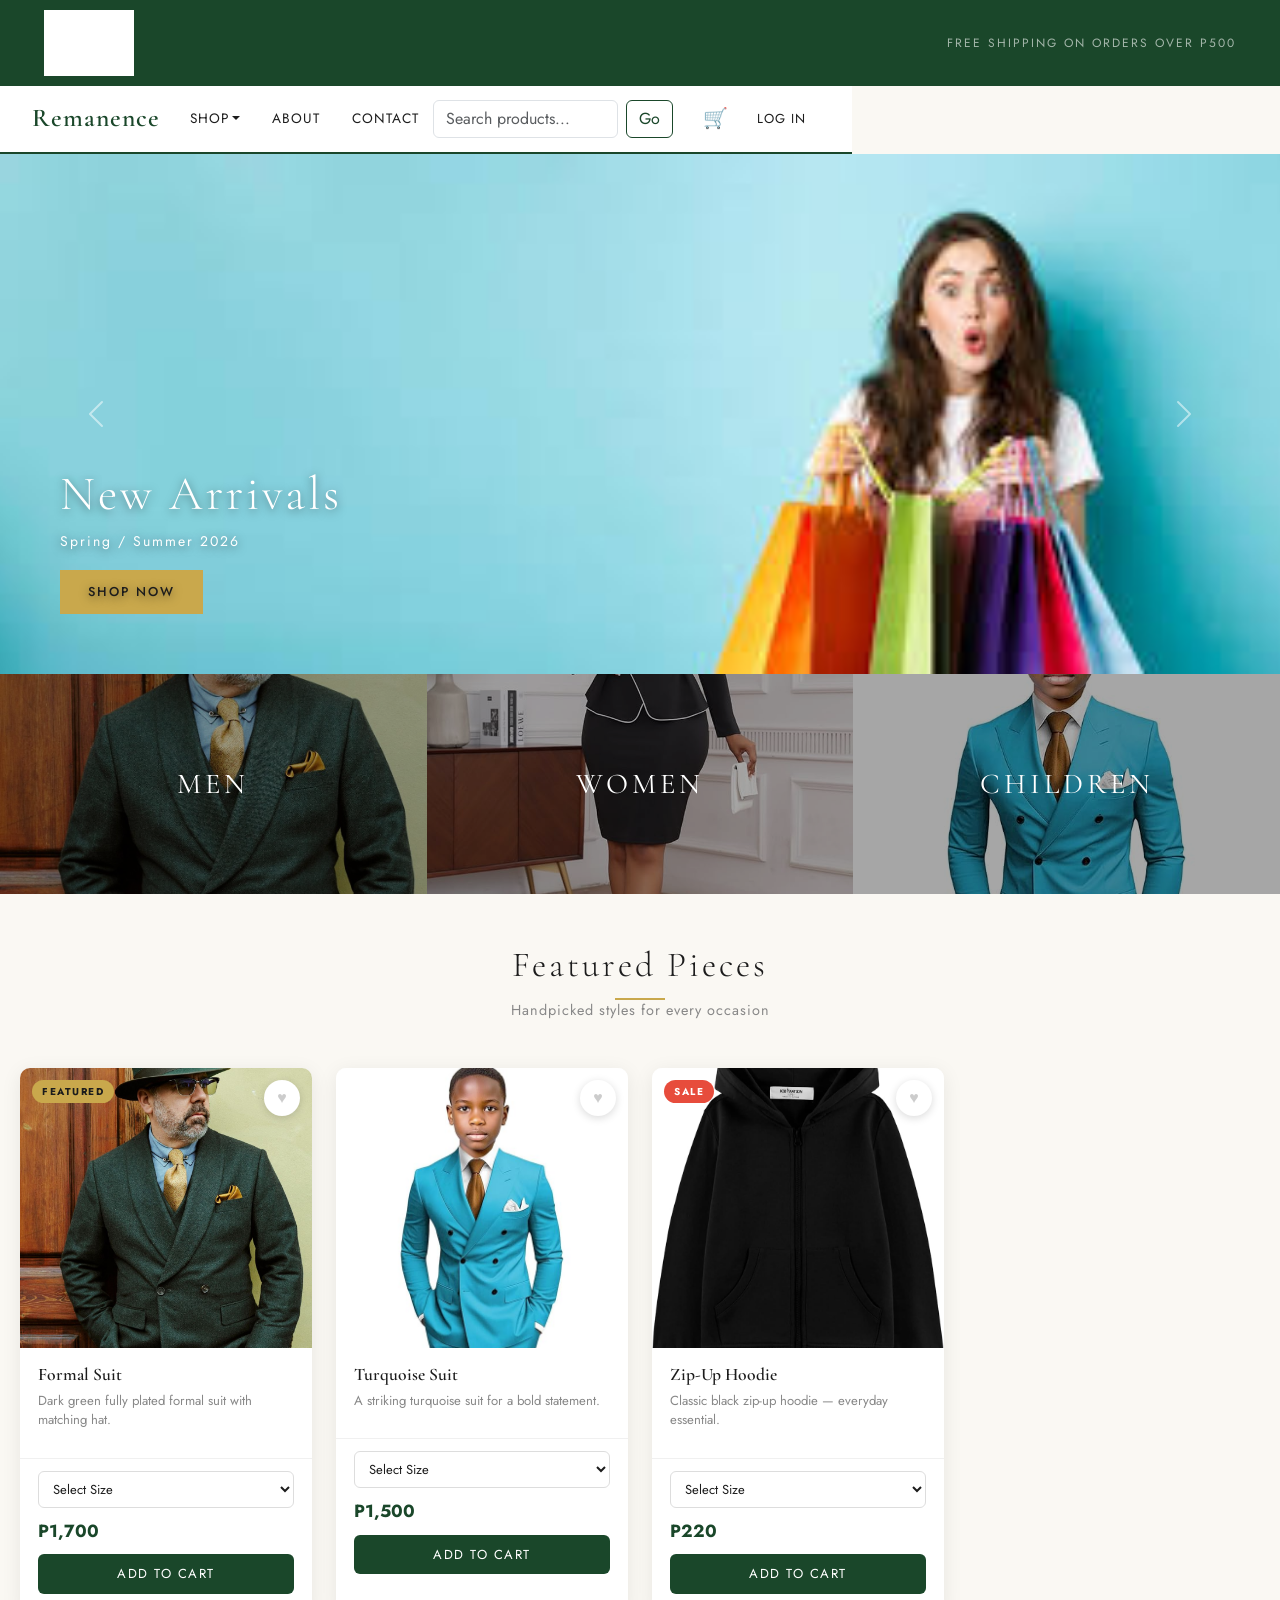
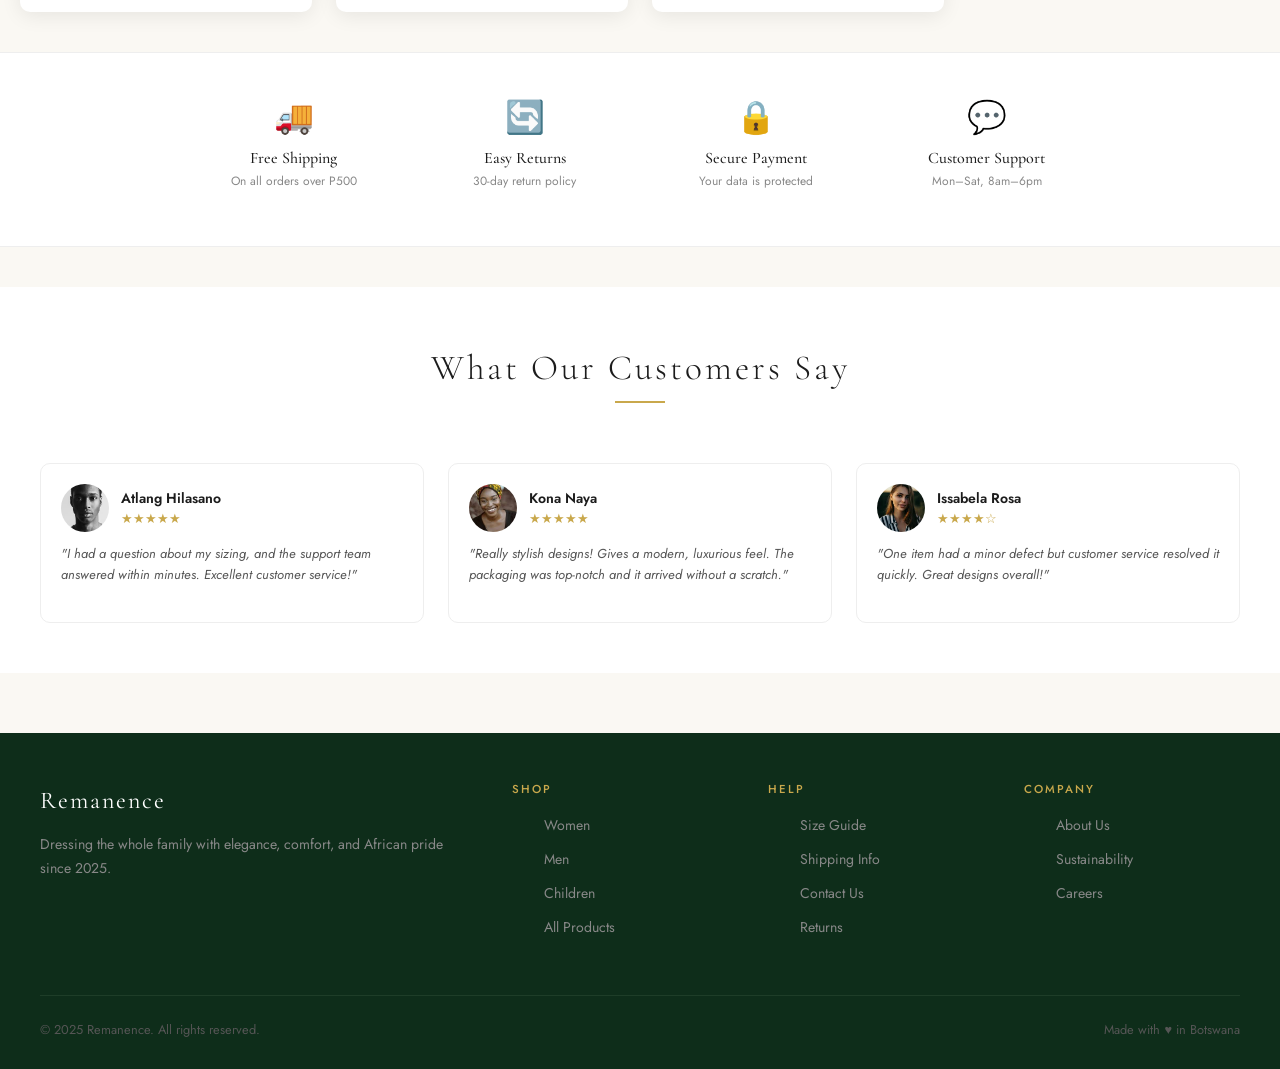
<file: index.html>
<!DOCTYPE html>
<html lang="en">
<head>
  <meta charset="UTF-8">
  <meta name="viewport" content="width=device-width, initial-scale=1.0">
  <title>Remanence – Fashion for the Whole Family</title>
  <link href="https://cdn.jsdelivr.net/npm/bootstrap@5.3.0/dist/css/bootstrap.min.css" rel="stylesheet">
  <link rel="stylesheet" href="style.css">
</head>
<body>

<!-- HEADER -->
<div class="header">
  <header style="display:flex;align-items:center;justify-content:space-between;max-width:1300px;margin:0 auto;width:100%;padding:0 20px;">
    <img src="Images/Logo.png" alt="Remanence Logo" style="width:90px;height:auto;">
    <span style="color:rgba(255,255,255,0.6);font-size:12px;letter-spacing:2px;">FREE SHIPPING ON ORDERS OVER P500</span>
  </header>
</div>

<!-- NAV -->
<div class="nav">
<nav class="navbar navbar-expand-lg">
  <div class="container-fluid" style="max-width:1300px;margin:0 auto;">
    <a class="navbar-brand" href="index.html">Remanence</a>
    <button class="navbar-toggler" type="button" data-bs-toggle="collapse" data-bs-target="#navbarMain">
      <span class="navbar-toggler-icon"></span>
    </button>
    <div class="collapse navbar-collapse" id="navbarMain">
      <ul class="navbar-nav me-auto mb-2 mb-lg-0" style="gap:4px;">
        <li class="nav-item dropdown">
          <a class="nav-link dropdown-toggle" href="#" role="button" data-bs-toggle="dropdown">Shop</a>
          <ul class="dropdown-menu">
            <li><a class="dropdown-item" href="product.html">All Products</a></li>
            <li><a class="dropdown-item" href="mens.html">Men</a></li>
            <li><a class="dropdown-item" href="womens.html">Women</a></li>
            <li><a class="dropdown-item" href="childrens.html">Children</a></li>
          </ul>
        </li>
        <li class="nav-item"><a class="nav-link" href="about_us.html">About</a></li>
        <li class="nav-item"><a class="nav-link" href="contact_us.html">Contact</a></li>
      </ul>
      <form class="search-form d-flex ms-auto me-3" style="max-width:240px;">
        <input class="form-control me-2" type="search" placeholder="Search products..." aria-label="Search">
        <button class="btn btn-outline-success" type="submit">Go</button>
      </form>
      <a class="nav-link" href="cart.html" style="position:relative;padding:8px 14px;font-size:20px;">
        🛒 <span class="cart-badge">0</span>
      </a>
      <a class="nav-link" href="login.html" style="font-size:13px;letter-spacing:1px;">Log In</a>
    </div>
  </div>
</nav>
</div>

<!-- HERO SLIDER -->
<div class="slider">
  <div id="heroCarousel" class="carousel slide" data-bs-ride="carousel">
    <div class="carousel-inner">
      <div class="carousel-item active" data-bs-interval="4000" style="position:relative;">
        <img src="Images/slider_images1.jpg" class="d-block w-100" alt="New Collection">
        <div class="carousel-caption-custom">
          <h2>New Arrivals</h2>
          <p style="font-size:14px;letter-spacing:2px;margin-bottom:4px;">Spring / Summer 2026</p>
          <a href="product.html">Shop Now</a>
        </div>
      </div>
      <div class="carousel-item" data-bs-interval="4000" style="position:relative;">
        <img src="Images/slider_image2.jpg" class="d-block w-100" alt="Men's Collection">
        <div class="carousel-caption-custom">
          <h2>Men's Collection</h2>
          <p style="font-size:14px;letter-spacing:2px;margin-bottom:4px;">Refined. Bold. Timeless.</p>
          <a href="mens.html">Shop Men</a>
        </div>
      </div>
      <div class="carousel-item" data-bs-interval="4000" style="position:relative;">
        <img src="Images/slider_image3.jpg" class="d-block w-100" alt="Women's Collection">
        <div class="carousel-caption-custom">
          <h2>Women's Collection</h2>
          <p style="font-size:14px;letter-spacing:2px;margin-bottom:4px;">Grace. Power. Style.</p>
          <a href="womens.html">Shop Women</a>
        </div>
      </div>
    </div>
    <button class="carousel-control-prev" type="button" data-bs-target="#heroCarousel" data-bs-slide="prev">
      <span class="carousel-control-prev-icon"></span>
    </button>
    <button class="carousel-control-next" type="button" data-bs-target="#heroCarousel" data-bs-slide="next">
      <span class="carousel-control-next-icon"></span>
    </button>
  </div>
</div>

<!-- CATEGORY BANNERS -->
<div style="display:grid;grid-template-columns:repeat(3,1fr);gap:0;margin-top:0;">
  <a href="mens.html" style="position:relative;overflow:hidden;display:block;height:220px;text-decoration:none;">
    <img src="Images/image 12.jpg" style="width:100%;height:100%;object-fit:cover;transition:transform 0.4s;" onmouseover="this.style.transform='scale(1.07)'" onmouseout="this.style.transform='scale(1)'">
    <div style="position:absolute;inset:0;background:rgba(0,0,0,0.35);display:flex;align-items:center;justify-content:center;">
      <span style="color:white;font-family:'Cormorant Garamond',Georgia,serif;font-size:1.8rem;letter-spacing:4px;">MEN</span>
    </div>
  </a>
  <a href="womens.html" style="position:relative;overflow:hidden;display:block;height:220px;text-decoration:none;">
    <img src="Images/image 11.jpg" style="width:100%;height:100%;object-fit:cover;transition:transform 0.4s;" onmouseover="this.style.transform='scale(1.07)'" onmouseout="this.style.transform='scale(1)'">
    <div style="position:absolute;inset:0;background:rgba(0,0,0,0.35);display:flex;align-items:center;justify-content:center;">
      <span style="color:white;font-family:'Cormorant Garamond',Georgia,serif;font-size:1.8rem;letter-spacing:4px;">WOMEN</span>
    </div>
  </a>
  <a href="childrens.html" style="position:relative;overflow:hidden;display:block;height:220px;text-decoration:none;">
    <img src="Images/image 19.jpg" style="width:100%;height:100%;object-fit:cover;transition:transform 0.4s;" onmouseover="this.style.transform='scale(1.07)'" onmouseout="this.style.transform='scale(1)'">
    <div style="position:absolute;inset:0;background:rgba(0,0,0,0.35);display:flex;align-items:center;justify-content:center;">
      <span style="color:white;font-family:'Cormorant Garamond',Georgia,serif;font-size:1.8rem;letter-spacing:4px;">CHILDREN</span>
    </div>
  </a>
</div>

<!-- FEATURED PRODUCTS -->
<div class="section-header">
  <h2>Featured Pieces</h2>
  <div class="section-divider"></div>
  <p>Handpicked styles for every occasion</p>
</div>

<div class="product-grid">

  <!-- Product 1 -->
  <div class="product-card">
    <div class="product-card-img-wrap">
      <img src="Images/image 12.jpg" alt="Formal Suit">
      <button class="wishlist-btn" data-name="Formal Suit">♥</button>
      <span class="product-badge">Featured</span>
    </div>
    <div class="product-card-body">
      <h5>Formal Suit</h5>
      <p>Dark green fully plated formal suit with matching hat.</p>
    </div>
    <div class="product-card-footer">
      <select class="size-select"><option value="">Select Size</option><option>XS</option><option>S</option><option>M</option><option>L</option><option>XL</option><option>XXL</option></select>
      <div class="price-row"><span class="price-current">P1,700</span></div>
      <button class="add-to-cart" data-name="Formal Suit" data-price="1700">Add to Cart</button>
    </div>
  </div>

  <!-- Product 2 -->
  <div class="product-card">
    <div class="product-card-img-wrap">
      <img src="Images/image 19.jpg" alt="Turquoise Suit">
      <button class="wishlist-btn" data-name="Turquoise Suit">♥</button>
    </div>
    <div class="product-card-body">
      <h5>Turquoise Suit</h5>
      <p>A striking turquoise suit for a bold statement.</p>
    </div>
    <div class="product-card-footer">
      <select class="size-select"><option value="">Select Size</option><option>XS</option><option>S</option><option>M</option><option>L</option><option>XL</option><option>XXL</option></select>
      <div class="price-row"><span class="price-current">P1,500</span></div>
      <button class="add-to-cart" data-name="Turquoise Suit" data-price="1500">Add to Cart</button>
    </div>
  </div>

  <!-- Product 3 -->
  <div class="product-card">
    <div class="product-card-img-wrap">
      <img src="Images/images 5.jpg" alt="Zip-Up Hoodie">
      <button class="wishlist-btn" data-name="Zip-Up Hoodie">♥</button>
      <span class="product-badge" style="background:#e74c3c;color:white;">Sale</span>
    </div>
    <div class="product-card-body">
      <h5>Zip-Up Hoodie</h5>
      <p>Classic black zip-up hoodie — everyday essential.</p>
    </div>
    <div class="product-card-footer">
      <select class="size-select"><option value="">Select Size</option><option>XS</option><option>S</option><option>M</option><option>L</option><option>XL</option></select>
      <div class="price-row"><span class="price-current">P220</span></div>
      <button class="add-to-cart" data-name="Zip-Up Hoodie" data-price="220">Add to Cart</button>
    </div>
  </div>

</div>

<!-- TRUST BADGES -->
<div style="background:white;padding:40px 20px;border-top:1px solid #eee;border-bottom:1px solid #eee;">
  <div style="display:grid;grid-template-columns:repeat(auto-fit,minmax(200px,1fr));gap:24px;max-width:900px;margin:0 auto;text-align:center;">
    <div>
      <div style="font-size:32px;margin-bottom:8px;">🚚</div>
      <h4 style="font-family:'Cormorant Garamond',Georgia,serif;font-size:1rem;margin-bottom:4px;">Free Shipping</h4>
      <p style="font-size:12px;color:#888;">On all orders over P500</p>
    </div>
    <div>
      <div style="font-size:32px;margin-bottom:8px;">🔄</div>
      <h4 style="font-family:'Cormorant Garamond',Georgia,serif;font-size:1rem;margin-bottom:4px;">Easy Returns</h4>
      <p style="font-size:12px;color:#888;">30-day return policy</p>
    </div>
    <div>
      <div style="font-size:32px;margin-bottom:8px;">🔒</div>
      <h4 style="font-family:'Cormorant Garamond',Georgia,serif;font-size:1rem;margin-bottom:4px;">Secure Payment</h4>
      <p style="font-size:12px;color:#888;">Your data is protected</p>
    </div>
    <div>
      <div style="font-size:32px;margin-bottom:8px;">💬</div>
      <h4 style="font-family:'Cormorant Garamond',Georgia,serif;font-size:1rem;margin-bottom:4px;">Customer Support</h4>
      <p style="font-size:12px;color:#888;">Mon–Sat, 8am–6pm</p>
    </div>
  </div>
</div>

<!-- REVIEWS -->
<div class="reviews-section">
  <div class="section-header" style="padding-top:10px;">
    <h2>What Our Customers Say</h2>
    <div class="section-divider"></div>
  </div>
  <div class="reviews-grid">
    <div class="review-card">
      <div class="reviewer">
        <img src="Images/Comment_image3.jpg" alt="Atlang">
        <div><div class="reviewer-name">Atlang Hilasano</div><div class="stars">★★★★★</div></div>
      </div>
      <p>"I had a question about my sizing, and the support team answered within minutes. Excellent customer service!"</p>
    </div>
    <div class="review-card">
      <div class="reviewer">
        <img src="Images/Comment_image2.jpg" alt="Kona">
        <div><div class="reviewer-name">Kona Naya</div><div class="stars">★★★★★</div></div>
      </div>
      <p>"Really stylish designs! Gives a modern, luxurious feel. The packaging was top-notch and it arrived without a scratch."</p>
    </div>
    <div class="review-card">
      <div class="reviewer">
        <img src="Images/Comment_image1.jpg" alt="Issabela">
        <div><div class="reviewer-name">Issabela Rosa</div><div class="stars">★★★★☆</div></div>
      </div>
      <p>"One item had a minor defect but customer service resolved it quickly. Great designs overall!"</p>
    </div>
  </div>
</div>

<!-- FOOTER -->
<div class="footer">
  <footer>
    <div class="footer-grid">
      <div class="footer-brand">
        <span class="logo-text">Remanence</span>
        <p>Dressing the whole family with elegance, comfort, and African pride since 2025.</p>
      </div>
      <div class="footer-col"><h4>Shop</h4><ul>
        <li><a href="womens.html">Women</a></li>
        <li><a href="mens.html">Men</a></li>
        <li><a href="childrens.html">Children</a></li>
        <li><a href="product.html">All Products</a></li>
      </ul></div>
      <div class="footer-col"><h4>Help</h4><ul>
        <li><a href="contact_us.html">Size Guide</a></li>
        <li><a href="cart.html">Shipping Info</a></li>
        <li><a href="contact_us.html">Contact Us</a></li>
        <li><a href="contact_us.html">Returns</a></li>
      </ul></div>
      <div class="footer-col"><h4>Company</h4><ul>
        <li><a href="about_us.html">About Us</a></li>
        <li><a href="about_us.html">Sustainability</a></li>
        <li><a href="about_us.html">Careers</a></li>
      </ul></div>
    </div>
    <div class="footer-bottom">
      <span>&copy; 2025 Remanence. All rights reserved.</span>
      <span>Made with ♥ in Botswana</span>
    </div>
  </footer>
</div>

<script src="https://cdn.jsdelivr.net/npm/bootstrap@5.3.0/dist/js/bootstrap.bundle.min.js"></script>
<script src="script.js"></script>
</body>
</html>
</file>
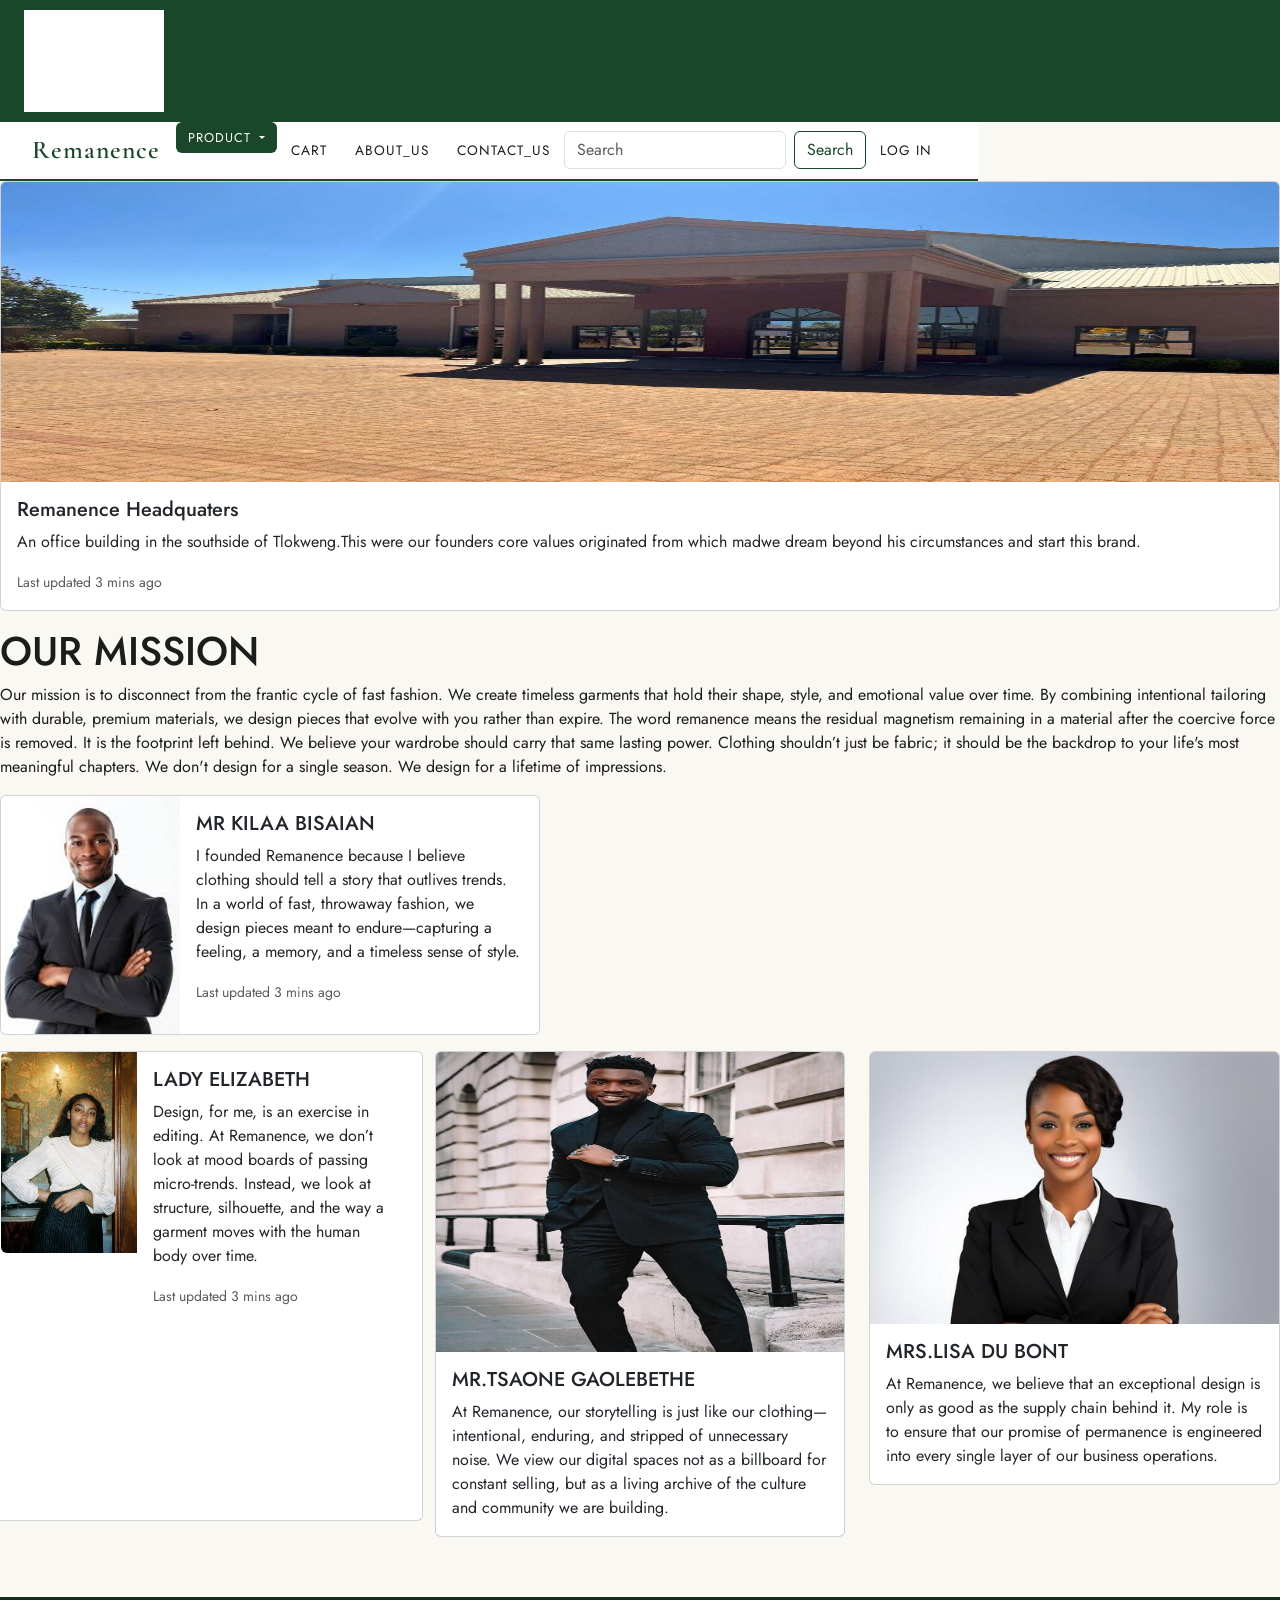
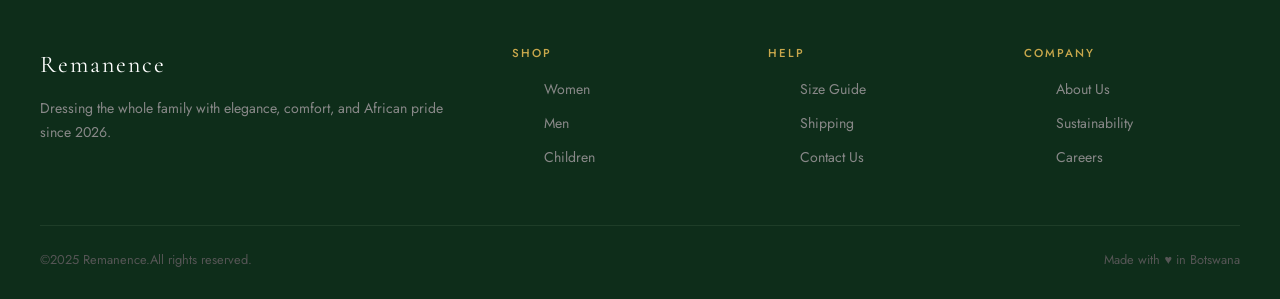
<file: about_us.html>
<!DOCTYPE html>
<html>
<head>
<meta charset="UTF-8">
      <meta name="viewport" content="width=device-width, initial-scale=1.0">
      <title>About_us</title>
      <link href="https://cdn.jsdelivr.net/npm/bootstrap@5.3.0/dist/css/bootstrap.min.css" rel="stylesheet">
      <link rel="stylesheet" href="style.css">
</head>
<body>

<div class= "header">
<header>
    <img src="Images/Logo.png" alt="Company Logo" style="width: 140px;height:auto;">
</header>
</div>
<div class= "nav">
<nav class="navbar navbar-expand-lg navbar-light bg-light">
  <div class="container-fluid">
    <a class="navbar-brand" href="index.html"> Remanence </a>
    <button class="navbar-toggler" type="button" data-bs-toggle="collapse" data-bs-target="#navbarSupportedContent" aria-controls="navbarSupportedContent" aria-expanded="true" aria-label="Toggle navigation">
      <span class="navbar-toggler-icon"></span>
    </button>

   <div class="collapse navbar-collapse" id="navbarSupportedContent">
      <ul class="navbar-nav me-auto mb-2 mb-lg-0">
    <div class="dropdown">
  <button class="btn btn-secondary dropdown-toggle" type="button" id="dropdownMenuButton1" data-bs-toggle="dropdown" aria-expanded="true">
    Product
  </button>
  <ul class="dropdown-menu" aria-labelledby="dropdownMenuButton1">
    <li><a class="dropdown-item" href="product.html">Products</a></li>
    <li><a class="dropdown-item" href="mens.html">Mens</a></li>
    <li><a class="dropdown-item" href="womens.html">Womens</a></li>
    <li><a class="dropdown-item" href="childrens.html">Childrens</a></li>
  </ul>
</div>
       <li class="nav-item">
          <a class="nav-link active" aria-current="page" href="cart.html">Cart</a>
        </li>
        <li class="nav-item">
          <a class="nav-link active" href="about_us.html">About_us</a>
        </li>
        <li class="nav-item">
          <a class="nav-link active" href="contact_us.html" tabindex="-1" aria-disabled="false"> Contact_us</a>
        </li>
      </ul>
      <form class="d-flex ms-auto">
        <input class="form-control me-2" type="search" placeholder="Search" aria-label="Search">
        <button class="btn btn-outline-success" type="submit">Search</button>
      </form>
       <li class="nav-item">
          <a class="nav-link active" aria-current="page" href="login.html">Log in </a>
        </li>
    </div>
  </div>
</nav>
</div>
<div class="card mb-3">
  <img src="Images/IMAGE_A5.jpg" class="card-img-top" style="height: 300px; margin: auto;" alt="...">
  <div class="card-body">
    <h5 class="card-title">Remanence Headquaters</h5>
    <p class="card-text">An office building in the southside of Tlokweng.This were our founders core values originated from which madwe dream beyond his circumstances and start this brand. </p>
    <p class="card-text"><small class="text-muted">Last updated 3 mins ago</small></p>
  </div>
</div>

                                              <h1>OUR MISSION</h1>
<p>Our mission is to disconnect from the frantic cycle of fast fashion. We create timeless garments that hold their shape, style, and emotional value over time. By combining intentional tailoring with durable, premium materials, we design pieces that evolve with you rather than expire.
The word remanence means the residual magnetism remaining in a material after the coercive force is removed. It is the footprint left behind. We believe your wardrobe should carry that same lasting power. Clothing shouldn’t just be fabric; it should be the backdrop to your life's most meaningful chapters.
We don't design for a single season. We design for a lifetime of impressions.
</p>

<div class="card mb-3" style="max-width: 540px;">
  <div class="row g-0">
    <div class="col-md-4">
      <img src="Images/IMAGE_A1.jpg" class="img-fluid rounded-start" alt="Founder Picture">
    </div>
    <div class="col-md-8">
      <div class="card-body">
        <h5 class="card-title">MR KILAA BISAIAN </h5>
        <p class="card-text">I founded Remanence because I believe clothing should tell a story that outlives trends. In a world of fast, throwaway fashion, we design pieces meant to endure—capturing a feeling, a memory, and a timeless sense of style.</p>
        <p class="card-text"><small class="text-muted">Last updated 3 mins ago</small></p>
      </div>
    </div>
  </div>
</div>


<div class="row row-cols-1 row-cols-md-3 g-4">
  <div class="card mb-3" style="max-width: 540px;">
  <div class="row g-0">
    <div class="col-md-4">
      <img src="Images/IMAGE_A3.jpg" class="img-fluid rounded-start" alt="HEAD DESIGNER">
    </div>
    <div class="col-md-8">
      <div class="card-body">
        <h5 class="card-title">LADY ELIZABETH </h5>
        <p class="card-text">Design, for me, is an exercise in editing. At Remanence, we don’t look at mood boards of passing micro-trends. Instead, we look at structure, silhouette, and the way a garment moves with the human body over time.</p>
        <p class="card-text"><small class="text-muted">Last updated 3 mins ago</small></p>
      </div>
    </div>
  </div>
</div>
  <div class="col">
    <div class="card">
      <img src="Images/IMAGE_A4.jpg" class="card-img-top" style="height: 300px; margin: auto;" alt="CONTENT MANAGER">
      <div class="card-body">
        <h5 class="card-title">MR.TSAONE GAOLEBETHE</h5>
        <p class="card-text">At Remanence, our storytelling is just like our clothing—intentional, enduring, and stripped of unnecessary noise. We view our digital spaces not as a billboard for constant selling, but as a living archive of the culture and community we are building.</p>
      </div>
    </div>
  </div>
  <div class="col">
    <div class="card">
      <img src="Images/IMAGE_A2.jpg" class="card-img-top" alt="...">
      <div class="card-body">
        <h5 class="card-title">MRS.LISA DU BONT</h5>
        <p class="card-text">At Remanence, we believe that an exceptional design is only as good as the supply chain behind it. My role is to ensure that our promise of permanence is engineered into every single layer of our business operations.</p>
      </div>
    </div>
  </div>
</div>

  
<div class="footer">
   <footer>
    <div class="footer-grid">
      <div class="footer-brand">
        <span class="logo-text">Remanence</span>
        <p>Dressing the whole family with elegance, comfort, and African pride since 2026.</p>
      </div>
      <div class="footer-col">
        <h4>Shop</h4>
        <ul>
          <li><a href="womens.html">Women</a></li>
          <li><a href="mens.html">Men</a></li>
          <li><a href="childrens.html">Children</a></li>
        </ul>
      </div>
      <div class="footer-col">
        <h4>Help</h4>
        <ul>
          <li><a href="contact_us.html">Size Guide</a></li>
          <li><a href="cart.html">Shipping</a></li>
          <li><a href="contact_us.html">Contact Us</a></li>
        </ul>
      </div>
      <div class="footer-col">
        <h4>Company</h4>
        <ul>
          <li><a href="about_us.html">About Us</a></li>
          <li><a href="about_us.html">Sustainability</a></li>
          <li><a href="about_us.html">Careers</a></li>
        </ul>
      </div>
    </div>
    <div class="footer-bottom">
      <span>&copy;2025 Remanence.All rights reserved.</span>
      <span>Made with ♥ in Botswana</span>
    </div>
  </footer>
<script src="https://cdn.jsdelivr.net/npm/bootstrap@5.0.2/dist/js/bootstrap.bundle.min.js" integrity="sha384-MrcW6ZMFYlzcLA8Nl+NtUVF0sA7MsXsP1UyJoMp4YLEuNSfAP+JcXn/tWtIaxVXM" crossorigin="anonymous"></script>
    <script src="script.js"></script>
</body>
</html>
</file>
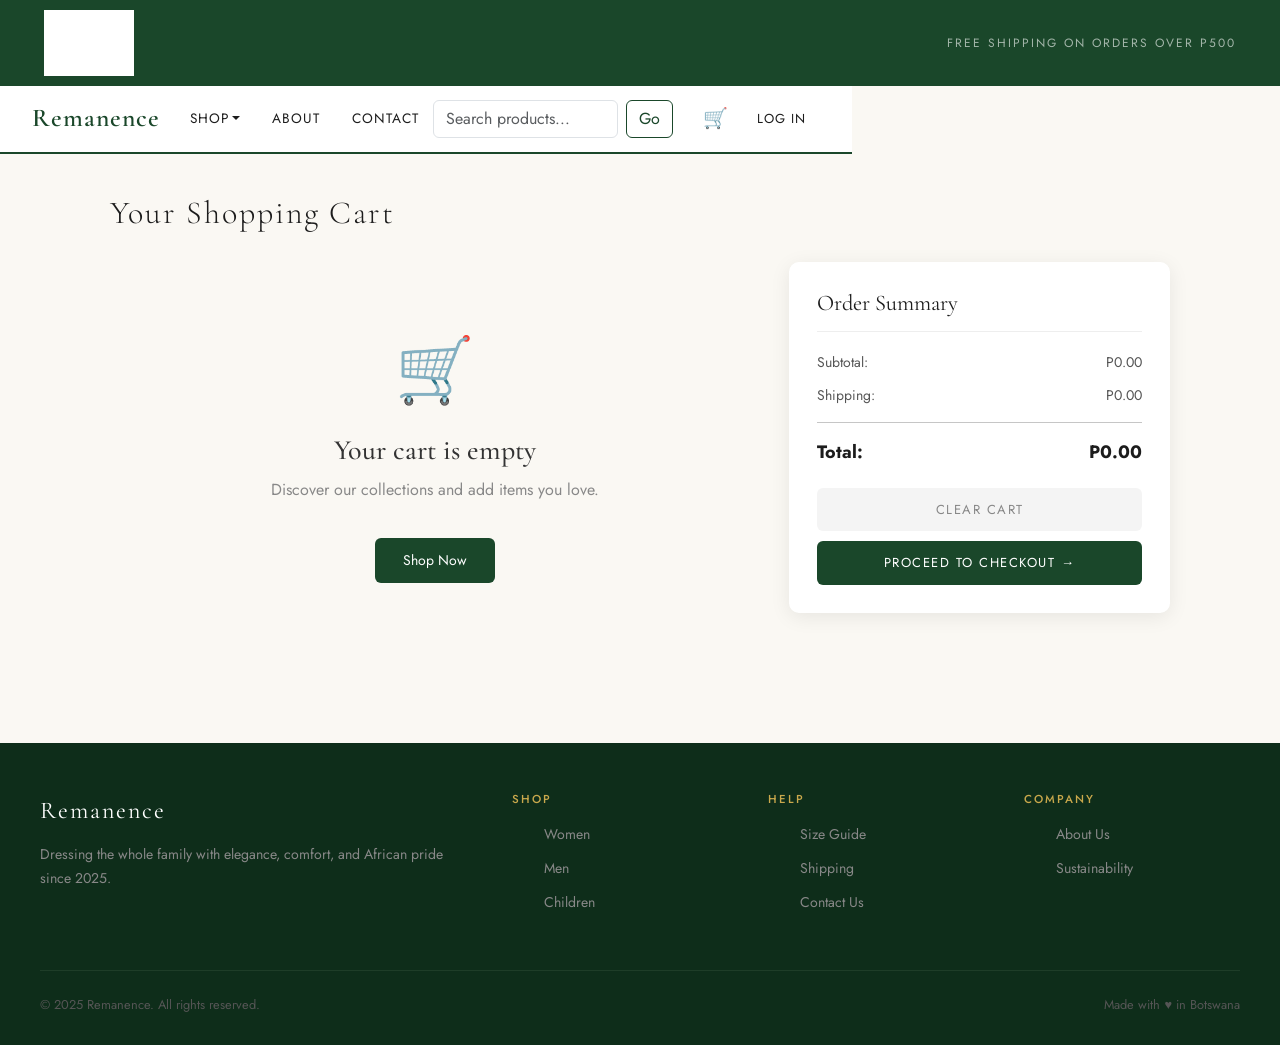
<file: cart.html>
<!DOCTYPE html>
<html lang="en">
<head>
  <meta charset="UTF-8">
  <meta name="viewport" content="width=device-width, initial-scale=1.0">
  <title>Cart – Remanence</title>
  <link href="https://cdn.jsdelivr.net/npm/bootstrap@5.3.0/dist/css/bootstrap.min.css" rel="stylesheet">
  <link rel="stylesheet" href="style.css">
</head>
<body>

<div class="header">
  <header style="display:flex;align-items:center;justify-content:space-between;max-width:1300px;margin:0 auto;width:100%;padding:0 20px;">
    <img src="Images/Logo.png" alt="Remanence Logo" style="width:90px;height:auto;">
    <span style="color:rgba(255,255,255,0.6);font-size:12px;letter-spacing:2px;">FREE SHIPPING ON ORDERS OVER P500</span>
  </header>
</div>
<div class="nav">
<nav class="navbar navbar-expand-lg">
  <div class="container-fluid" style="max-width:1300px;margin:0 auto;">
    <a class="navbar-brand" href="index.html">Remanence</a>
    <button class="navbar-toggler" type="button" data-bs-toggle="collapse" data-bs-target="#navbarMain">
      <span class="navbar-toggler-icon"></span>
    </button>
    <div class="collapse navbar-collapse" id="navbarMain">
      <ul class="navbar-nav me-auto mb-2 mb-lg-0" style="gap:4px;">
        <li class="nav-item dropdown">
          <a class="nav-link dropdown-toggle" href="#" role="button" data-bs-toggle="dropdown">Shop</a>
          <ul class="dropdown-menu">
            <li><a class="dropdown-item" href="product.html">All Products</a></li>
            <li><a class="dropdown-item" href="mens.html">Men</a></li>
            <li><a class="dropdown-item" href="womens.html">Women</a></li>
            <li><a class="dropdown-item" href="childrens.html">Children</a></li>
          </ul>
        </li>
        <li class="nav-item"><a class="nav-link" href="about_us.html">About</a></li>
        <li class="nav-item"><a class="nav-link" href="contact_us.html">Contact</a></li>
      </ul>
      <form class="search-form d-flex ms-auto me-3" style="max-width:240px;">
        <input class="form-control me-2" type="search" placeholder="Search products...">
        <button class="btn btn-outline-success" type="submit">Go</button>
      </form>
      <a class="nav-link" href="cart.html" style="position:relative;padding:8px 14px;font-size:20px;">
        🛒 <span class="cart-badge">0</span>
      </a>
      <a class="nav-link" href="login.html" style="font-size:13px;letter-spacing:1px;">Log In</a>
    </div>
  </div>
</nav>
</div>

<div class="cart-page">
  <h1>Your Shopping Cart</h1>
  <div class="cart-layout">
    <!-- Cart Items -->
    <div id="cart-items" class="cart-items-list"></div>

    <!-- Order Summary -->
    <div class="cart-summary">
      <h2>Order Summary</h2>
      <div class="summary-row"><span>Subtotal:</span><span id="cart-subtotal">P0.00</span></div>
      <div class="summary-row"><span>Shipping:</span><span id="cart-shipping">P0.00</span></div>
      <p class="shipping-note" id="shipping-note"></p>
      <hr>
      <div class="summary-row total"><span>Total:</span><span id="cart-total">P0.00</span></div>
      <button id="clear-cart">Clear Cart</button>
      <button id="checkout-btn" data-bs-toggle="modal" data-bs-target="#checkoutModal">Proceed to Checkout →</button>
    </div>
  </div>
</div>

<!-- Checkout Modal -->
<div class="modal fade" id="checkoutModal" tabindex="-1" aria-hidden="true">
  <div class="modal-dialog modal-lg">
    <div class="modal-content">
      <div class="modal-header" style="background:var(--dark-green);color:white;">
        <h5 class="modal-title" style="font-family:'Cormorant Garamond',Georgia,serif;font-size:1.4rem;font-weight:300;letter-spacing:2px;">Checkout</h5>
        <button type="button" class="btn-close btn-close-white" data-bs-dismiss="modal"></button>
      </div>
      <div class="modal-body" style="padding:28px;">
        <div class="row">
          <div class="col-md-6">
            <h6 style="font-size:12px;letter-spacing:2px;text-transform:uppercase;color:#888;margin-bottom:16px;">Delivery Details</h6>
            <div class="mb-3">
              <label class="form-label" style="font-size:13px;font-weight:500;">Full Name</label>
              <input type="text" class="form-control" id="delivery-name" placeholder="Your full name">
            </div>
            <div class="mb-3">
              <label class="form-label" style="font-size:13px;font-weight:500;">Phone Number</label>
              <input type="tel" class="form-control" id="phone" placeholder="+267 7X XXX XXXX">
            </div>
            <div class="mb-3">
              <label class="form-label" style="font-size:13px;font-weight:500;">Delivery Address</label>
              <input type="text" class="form-control" id="address" placeholder="Street, City">
            </div>
            <hr>
            <h6 style="font-size:12px;letter-spacing:2px;text-transform:uppercase;color:#888;margin-bottom:16px;">Payment Details</h6>
            <div class="mb-3">
              <label class="form-label" style="font-size:13px;font-weight:500;">Cardholder Name</label>
              <input type="text" class="form-control" id="cardholder-name" placeholder="Name on card">
            </div>
            <div class="mb-3">
              <label class="form-label" style="font-size:13px;font-weight:500;">Card Number</label>
              <input type="text" class="form-control" id="card-number" placeholder="1234 5678 9012 3456" maxlength="19">
            </div>
            <div class="row">
              <div class="col mb-3">
                <label class="form-label" style="font-size:13px;font-weight:500;">Expiry (MM/YY)</label>
                <input type="text" class="form-control" id="expiry" placeholder="MM/YY" maxlength="5">
              </div>
              <div class="col mb-3">
                <label class="form-label" style="font-size:13px;font-weight:500;">CVV</label>
                <input type="text" class="form-control" id="cvv" placeholder="123" maxlength="3">
              </div>
            </div>
          </div>
          <div class="col-md-6" style="background:#faf8f3;border-radius:8px;padding:20px;">
            <h6 style="font-size:12px;letter-spacing:2px;text-transform:uppercase;color:#888;margin-bottom:16px;">Order Summary</h6>
            <div id="modal-order-summary"></div>
          </div>
        </div>
      </div>
      <div class="modal-footer">
        <button type="button" class="btn btn-secondary" data-bs-dismiss="modal">Cancel</button>
        <button type="button" id="pay-btn" style="padding:10px 28px;background:var(--dark-green);color:white;border:none;border-radius:6px;font-family:'Jost',sans-serif;font-size:13px;letter-spacing:1.5px;text-transform:uppercase;cursor:pointer;">Place Order</button>
      </div>
    </div>
  </div>
</div>

<!-- Footer -->
<div class="footer"><footer>
  <div class="footer-grid">
    <div class="footer-brand"><span class="logo-text">Remanence</span><p>Dressing the whole family with elegance, comfort, and African pride since 2025.</p></div>
    <div class="footer-col"><h4>Shop</h4><ul><li><a href="womens.html">Women</a></li><li><a href="mens.html">Men</a></li><li><a href="childrens.html">Children</a></li></ul></div>
    <div class="footer-col"><h4>Help</h4><ul><li><a href="contact_us.html">Size Guide</a></li><li><a href="cart.html">Shipping</a></li><li><a href="contact_us.html">Contact Us</a></li></ul></div>
    <div class="footer-col"><h4>Company</h4><ul><li><a href="about_us.html">About Us</a></li><li><a href="about_us.html">Sustainability</a></li></ul></div>
  </div>
  <div class="footer-bottom"><span>&copy; 2025 Remanence. All rights reserved.</span><span>Made with ♥ in Botswana</span></div>
</footer></div>

<script src="https://cdn.jsdelivr.net/npm/bootstrap@5.3.0/dist/js/bootstrap.bundle.min.js"></script>
<script src="script.js"></script>
</body>
</html>
</file>
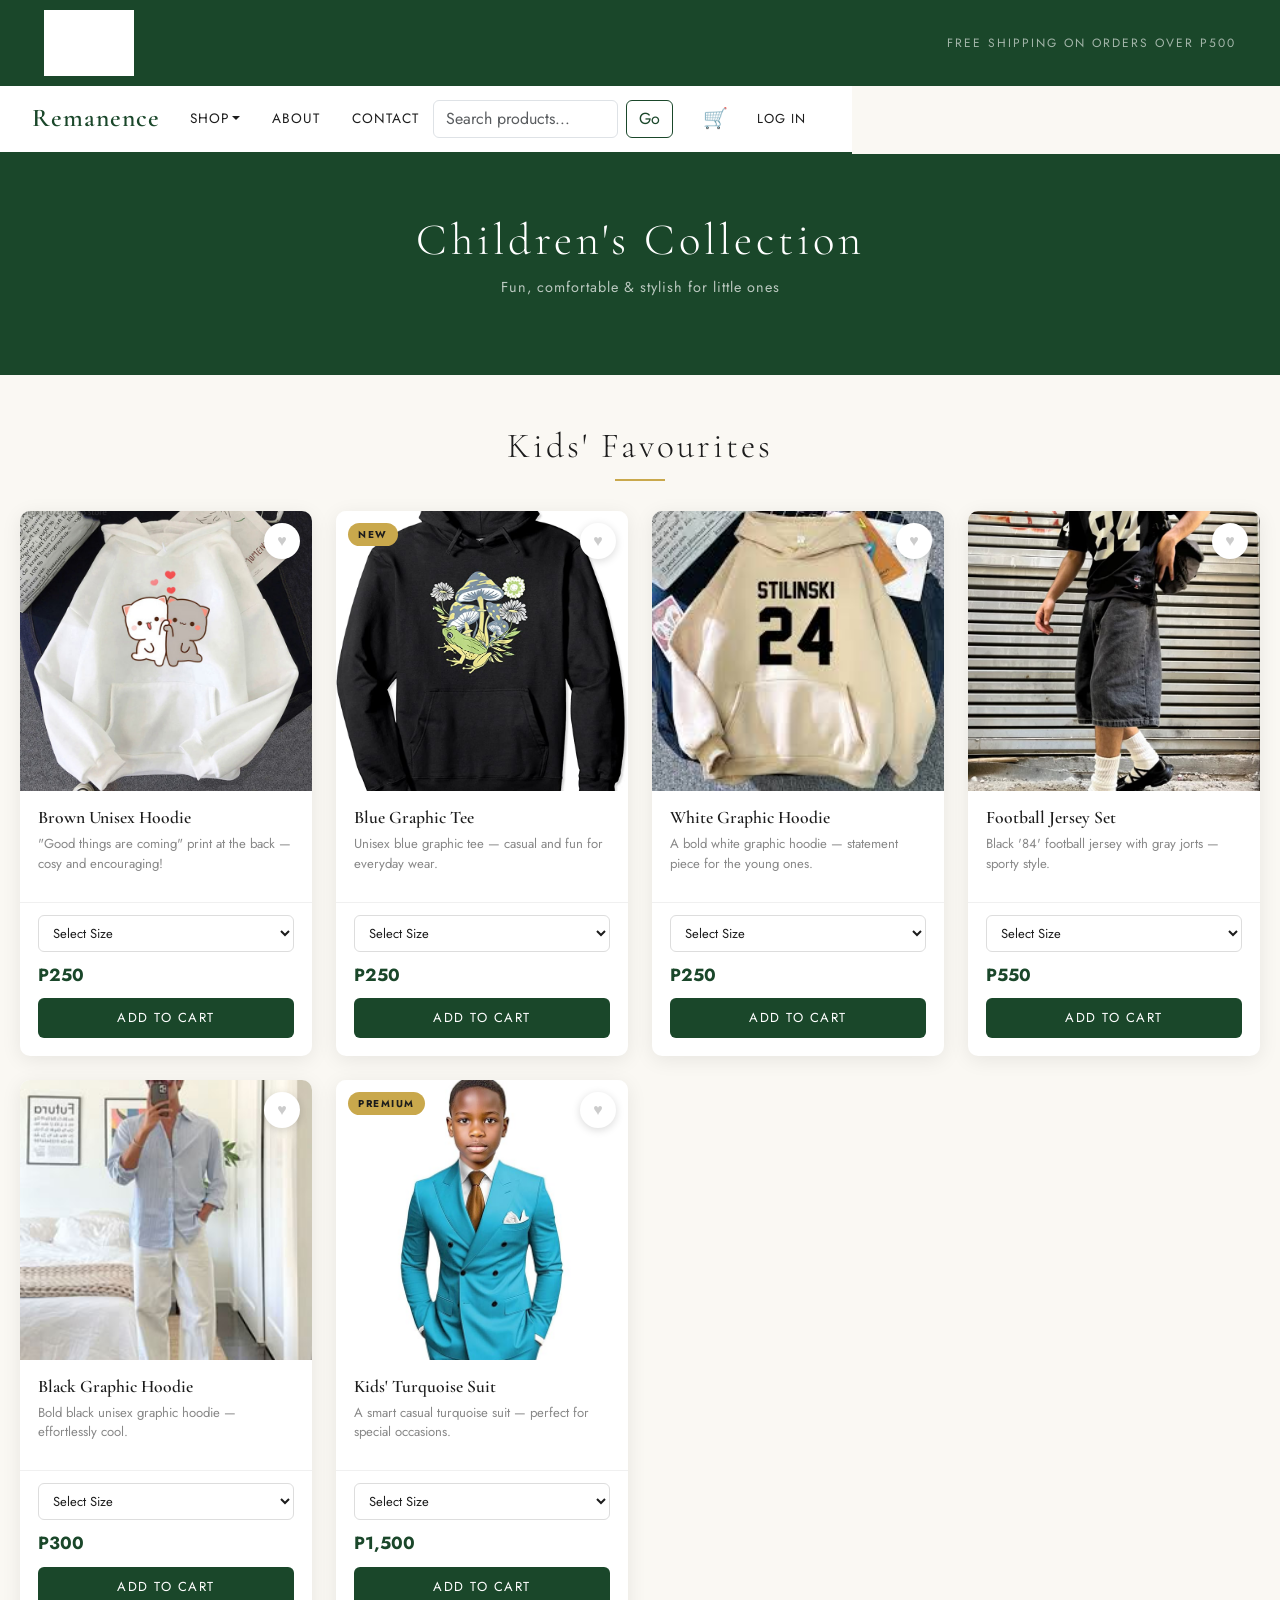
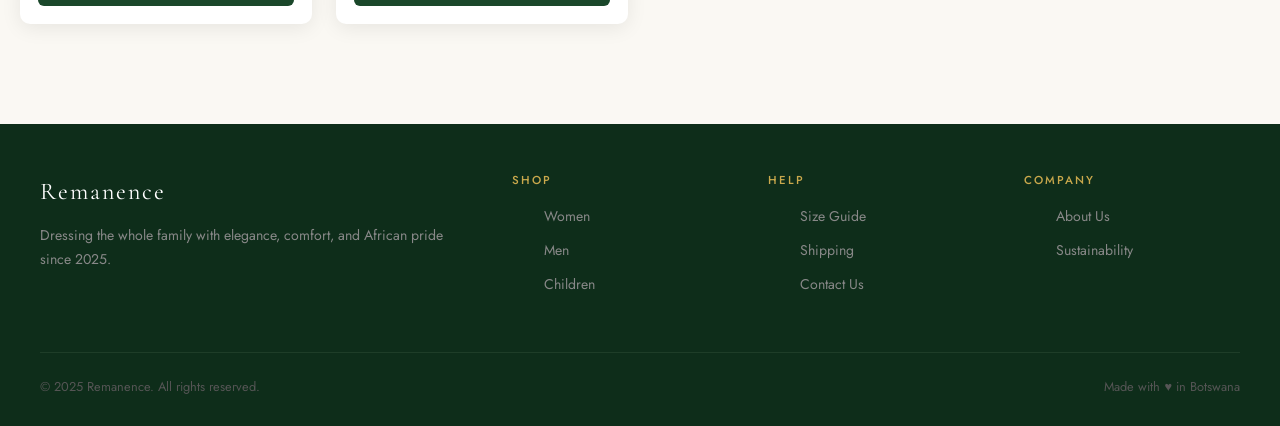
<file: childrens.html>
<!DOCTYPE html>
<html lang="en">
<head>
  <meta charset="UTF-8">
  <meta name="viewport" content="width=device-width, initial-scale=1.0">
  <title>Children's Collection – Remanence</title>
  <link href="https://cdn.jsdelivr.net/npm/bootstrap@5.3.0/dist/css/bootstrap.min.css" rel="stylesheet">
  <link rel="stylesheet" href="style.css">
</head>
<body>
<div class="header"><header style="display:flex;align-items:center;justify-content:space-between;max-width:1300px;margin:0 auto;width:100%;padding:0 20px;"><img src="Images/Logo.png" alt="Remanence Logo" style="width:90px;height:auto;"><span style="color:rgba(255,255,255,0.6);font-size:12px;letter-spacing:2px;">FREE SHIPPING ON ORDERS OVER P500</span></header></div>
<div class="nav"><nav class="navbar navbar-expand-lg"><div class="container-fluid" style="max-width:1300px;margin:0 auto;"><a class="navbar-brand" href="index.html">Remanence</a><button class="navbar-toggler" type="button" data-bs-toggle="collapse" data-bs-target="#navbarMain"><span class="navbar-toggler-icon"></span></button><div class="collapse navbar-collapse" id="navbarMain"><ul class="navbar-nav me-auto mb-2 mb-lg-0" style="gap:4px;"><li class="nav-item dropdown"><a class="nav-link dropdown-toggle" href="#" role="button" data-bs-toggle="dropdown">Shop</a><ul class="dropdown-menu"><li><a class="dropdown-item" href="product.html">All Products</a></li><li><a class="dropdown-item" href="mens.html">Men</a></li><li><a class="dropdown-item" href="womens.html">Women</a></li><li><a class="dropdown-item" href="childrens.html">Children</a></li></ul></li><li class="nav-item"><a class="nav-link" href="about_us.html">About</a></li><li class="nav-item"><a class="nav-link" href="contact_us.html">Contact</a></li></ul><form class="search-form d-flex ms-auto me-3" style="max-width:240px;"><input class="form-control me-2" type="search" placeholder="Search products..."><button class="btn btn-outline-success" type="submit">Go</button></form><a class="nav-link" href="cart.html" style="position:relative;padding:8px 14px;font-size:20px;">🛒 <span class="cart-badge">0</span></a><a class="nav-link" href="login.html" style="font-size:13px;letter-spacing:1px;">Log In</a></div></div></nav></div>

<div class="page-hero"><h1>Children's Collection</h1><p>Fun, comfortable & stylish for little ones</p></div>
<div class="section-header"><h2>Kids' Favourites</h2><div class="section-divider"></div></div>

<div class="product-grid">
  <div class="product-card"><div class="product-card-img-wrap"><img src="Images/image 16.jpg" alt="Brown Hoodie"><button class="wishlist-btn" data-name="Brown Unisex Hoodie">♥</button></div><div class="product-card-body"><h5>Brown Unisex Hoodie</h5><p>"Good things are coming" print at the back — cosy and encouraging!</p></div><div class="product-card-footer"><select class="size-select"><option value="">Select Size</option><option>4-5yr</option><option>6-7yr</option><option>8-9yr</option><option>10-11yr</option><option>12-13yr</option></select><div class="price-row"><span class="price-current">P250</span></div><button class="add-to-cart" data-name="Brown Unisex Hoodie" data-price="250">Add to Cart</button></div></div>

  <div class="product-card"><div class="product-card-img-wrap"><img src="Images/image 17.jpg" alt="Blue Graphic Tee"><button class="wishlist-btn" data-name="Blue Graphic Tee">♥</button><span class="product-badge">New</span></div><div class="product-card-body"><h5>Blue Graphic Tee</h5><p>Unisex blue graphic tee — casual and fun for everyday wear.</p></div><div class="product-card-footer"><select class="size-select"><option value="">Select Size</option><option>4-5yr</option><option>6-7yr</option><option>8-9yr</option><option>10-11yr</option><option>12-13yr</option></select><div class="price-row"><span class="price-current">P250</span></div><button class="add-to-cart" data-name="Blue Graphic Tee" data-price="250">Add to Cart</button></div></div>

  <div class="product-card"><div class="product-card-img-wrap"><img src="Images/image 18.jpg" alt="White Graphic Hoodie"><button class="wishlist-btn" data-name="White Graphic Hoodie">♥</button></div><div class="product-card-body"><h5>White Graphic Hoodie</h5><p>A bold white graphic hoodie — statement piece for the young ones.</p></div><div class="product-card-footer"><select class="size-select"><option value="">Select Size</option><option>4-5yr</option><option>6-7yr</option><option>8-9yr</option><option>10-11yr</option><option>12-13yr</option></select><div class="price-row"><span class="price-current">P250</span></div><button class="add-to-cart" data-name="White Graphic Hoodie" data-price="250">Add to Cart</button></div></div>

  <div class="product-card"><div class="product-card-img-wrap"><img src="Images/image 21.jpg" alt="Football Jersey Set"><button class="wishlist-btn" data-name="Football Jersey Set">♥</button></div><div class="product-card-body"><h5>Football Jersey Set</h5><p>Black '84' football jersey with gray jorts — sporty style.</p></div><div class="product-card-footer"><select class="size-select"><option value="">Select Size</option><option>6-7yr</option><option>8-9yr</option><option>10-11yr</option><option>12-13yr</option></select><div class="price-row"><span class="price-current">P550</span></div><button class="add-to-cart" data-name="Football Jersey Set" data-price="550">Add to Cart</button></div></div>

  <div class="product-card"><div class="product-card-img-wrap"><img src="Images/image 22.jpg" alt="Black Graphic Hoodie"><button class="wishlist-btn" data-name="Black Graphic Hoodie">♥</button></div><div class="product-card-body"><h5>Black Graphic Hoodie</h5><p>Bold black unisex graphic hoodie — effortlessly cool.</p></div><div class="product-card-footer"><select class="size-select"><option value="">Select Size</option><option>6-7yr</option><option>8-9yr</option><option>10-11yr</option><option>12-13yr</option></select><div class="price-row"><span class="price-current">P300</span></div><button class="add-to-cart" data-name="Black Graphic Hoodie" data-price="300">Add to Cart</button></div></div>

  <div class="product-card"><div class="product-card-img-wrap"><img src="Images/image 19.jpg" alt="Turquoise Suit"><button class="wishlist-btn" data-name="Kids Turquoise Suit">♥</button><span class="product-badge">Premium</span></div><div class="product-card-body"><h5>Kids' Turquoise Suit</h5><p>A smart casual turquoise suit — perfect for special occasions.</p></div><div class="product-card-footer"><select class="size-select"><option value="">Select Size</option><option>6-7yr</option><option>8-9yr</option><option>10-11yr</option><option>12-13yr</option></select><div class="price-row"><span class="price-current">P1,500</span></div><button class="add-to-cart" data-name="Kids Turquoise Suit" data-price="1500">Add to Cart</button></div></div>
</div>

<div class="footer"><footer><div class="footer-grid"><div class="footer-brand"><span class="logo-text">Remanence</span><p>Dressing the whole family with elegance, comfort, and African pride since 2025.</p></div><div class="footer-col"><h4>Shop</h4><ul><li><a href="womens.html">Women</a></li><li><a href="mens.html">Men</a></li><li><a href="childrens.html">Children</a></li></ul></div><div class="footer-col"><h4>Help</h4><ul><li><a href="contact_us.html">Size Guide</a></li><li><a href="cart.html">Shipping</a></li><li><a href="contact_us.html">Contact Us</a></li></ul></div><div class="footer-col"><h4>Company</h4><ul><li><a href="about_us.html">About Us</a></li><li><a href="about_us.html">Sustainability</a></li></ul></div></div><div class="footer-bottom"><span>&copy; 2025 Remanence. All rights reserved.</span><span>Made with ♥ in Botswana</span></div></footer></div>
<script src="https://cdn.jsdelivr.net/npm/bootstrap@5.3.0/dist/js/bootstrap.bundle.min.js"></script>
<script src="script.js"></script>
</body>
</html>
</file>
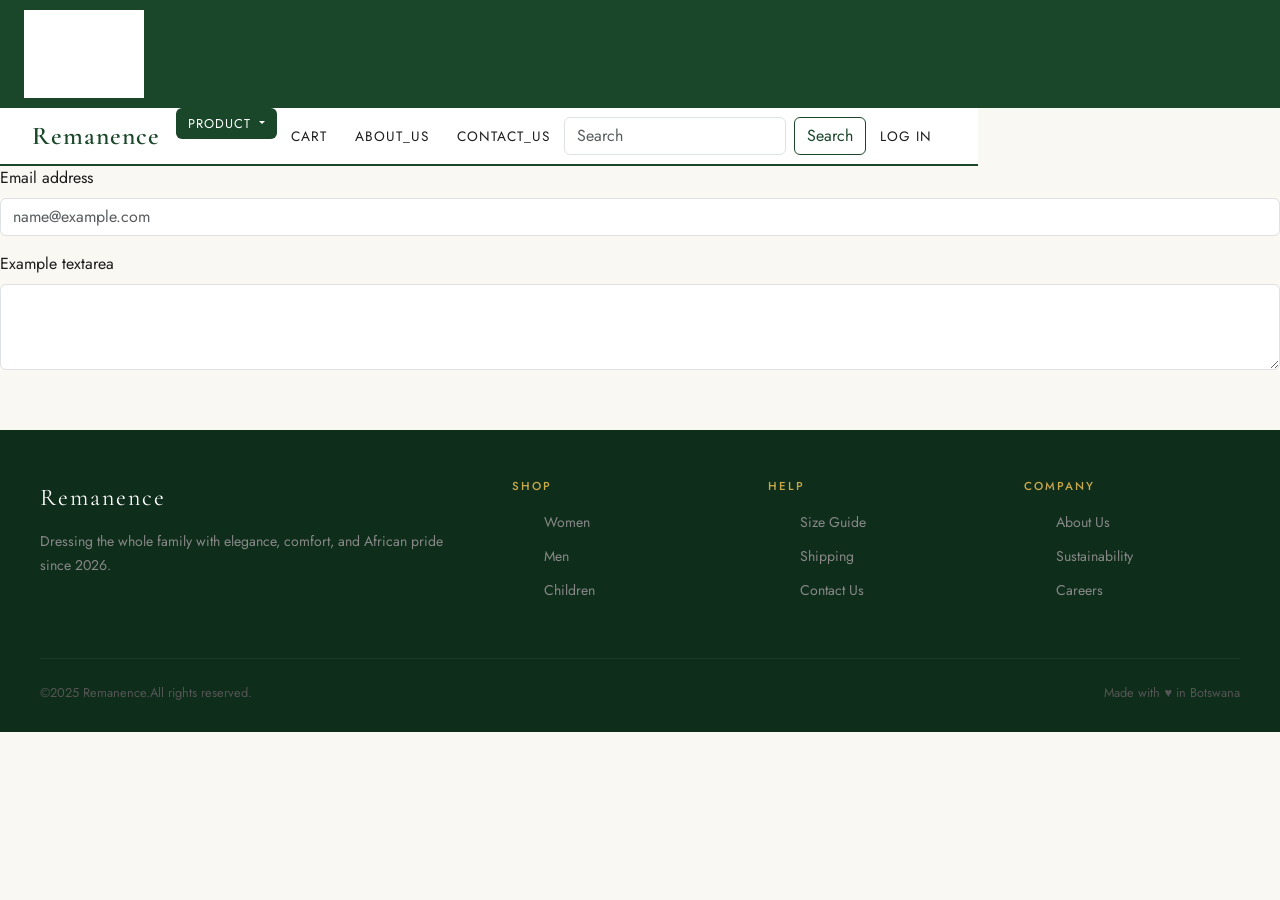
<file: contact_us.html>
<!DOCTYPE html>
<html>
<head>
<meta charset="UTF-8">
      <meta name="viewport" content="width=device-width, initial-scale=1.0">
      <title>Contact_us</title>
      <link href="https://cdn.jsdelivr.net/npm/bootstrap@5.3.0/dist/css/bootstrap.min.css" rel="stylesheet">
      <link rel="stylesheet" href="style.css">
</head>
<body>

<div class= "header">
<header>
    <img src="Images/Logo.png" alt="Company Logo"style="width: 120px;height:auto;">
</header>
</div>
<div class= "nav">
<nav class="navbar navbar-expand-lg navbar-light bg-light">
  <div class="container-fluid">
    <a class="navbar-brand" href="index.html"> Remanence </a>
    <button class="navbar-toggler" type="button" data-bs-toggle="collapse" data-bs-target="#navbarSupportedContent" aria-controls="navbarSupportedContent" aria-expanded="true" aria-label="Toggle navigation">
      <span class="navbar-toggler-icon"></span>
    </button>

   <div class="collapse navbar-collapse" id="navbarSupportedContent">
      <ul class="navbar-nav me-auto mb-2 mb-lg-0">
    <div class="dropdown">
  <button class="btn btn-secondary dropdown-toggle" type="button" id="dropdownMenuButton1" data-bs-toggle="dropdown" aria-expanded="true">
    Product
  </button>
  <ul class="dropdown-menu" aria-labelledby="dropdownMenuButton1">
    <li><a class="dropdown-item" href="product.html">Products</a></li>
    <li><a class="dropdown-item" href="mens.html">Mens</a></li>
    <li><a class="dropdown-item" href="womens.html">Womens</a></li>
    <li><a class="dropdown-item" href="childrens.html">Childrens</a></li>
  </ul>
</div>
       <li class="nav-item">
          <a class="nav-link active" aria-current="page" href="cart.html">Cart</a>
        </li>
        <li class="nav-item">
          <a class="nav-link active" href="about_us.html">About_us</a>
        </li>
        <li class="nav-item">
          <a class="nav-link active" href="contact_us.html" tabindex="-1" aria-disabled="false"> Contact_us</a>
        </li>
      </ul>
      <form class="d-flex ms-auto">
        <input class="form-control me-2" type="search" placeholder="Search" aria-label="Search">
        <button class="btn btn-outline-success" type="submit">Search</button>
      </form>
      <li class="nav-item">
          <a class="nav-link active" aria-current="page" href="login.html">Log in </a>
        </li>
    </div>
  </div>
</nav>
</div>
<div class="mb-3">
  <label for="exampleFormControlInput1" class="form-label">Email address</label>
  <input type="email" class="form-control" id="exampleFormControlInput1" placeholder="name@example.com">
</div>
<div class="mb-3">
  <label for="exampleFormControlTextarea1" class="form-label">Example textarea</label>
  <textarea class="form-control" id="exampleFormControlTextarea1" rows="3"></textarea>
</div>
<div class="footer">
   <footer>
    <div class="footer-grid">
      <div class="footer-brand">
        <span class="logo-text">Remanence</span>
        <p>Dressing the whole family with elegance, comfort, and African pride since 2026.</p>
      </div>
      <div class="footer-col">
        <h4>Shop</h4>
        <ul>
          <li><a href="womens.html">Women</a></li>
          <li><a href="mens.html">Men</a></li>
          <li><a href="childrens.html">Children</a></li>
        </ul>
      </div>
      <div class="footer-col">
        <h4>Help</h4>
        <ul>
          <li><a href="contact_us.html">Size Guide</a></li>
          <li><a href="cart.html">Shipping</a></li>
          <li><a href="contact_us.html">Contact Us</a></li>
        </ul>
      </div>
      <div class="footer-col">
        <h4>Company</h4>
        <ul>
          <li><a href="about_us.html">About Us</a></li>
          <li><a href="about_us.html">Sustainability</a></li>
          <li><a href="about_us.html">Careers</a></li>
        </ul>
      </div>
    </div>
    <div class="footer-bottom">
      <span>&copy;2025 Remanence.All rights reserved.</span>
      <span>Made with ♥ in Botswana</span>
    </div>
  </footer>
<script src="https://cdn.jsdelivr.net/npm/bootstrap@5.0.2/dist/js/bootstrap.bundle.min.js" integrity="sha384-MrcW6ZMFYlzcLA8Nl+NtUVF0sA7MsXsP1UyJoMp4YLEuNSfAP+JcXn/tWtIaxVXM" crossorigin="anonymous"></script>
    <script src="script.js"></script>
</body>
</html>
</file>
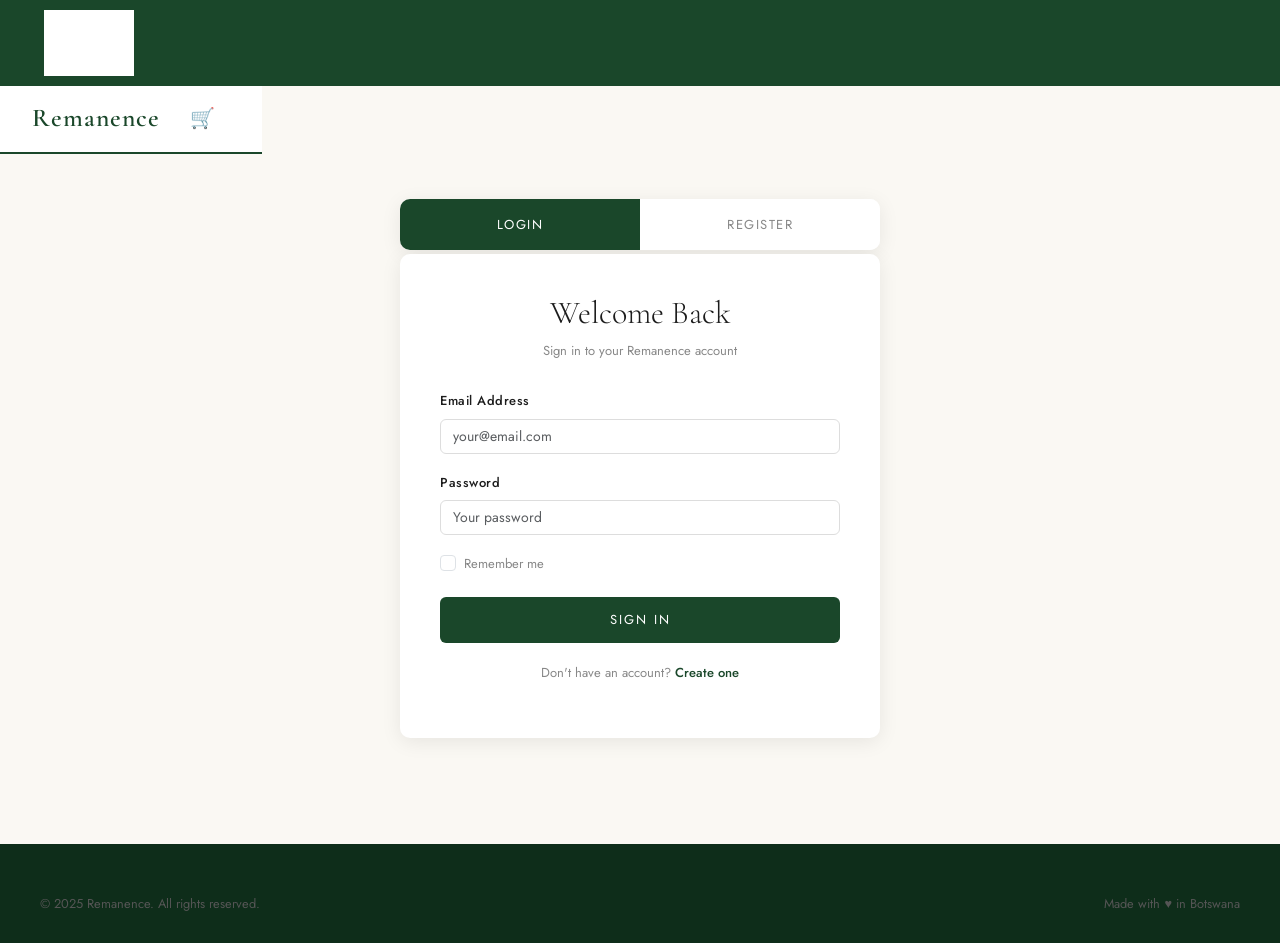
<file: login.html>
<!DOCTYPE html>
<html lang="en">
<head>
  <meta charset="UTF-8">
  <meta name="viewport" content="width=device-width, initial-scale=1.0">
  <title>Login – Remanence</title>
  <link href="https://cdn.jsdelivr.net/npm/bootstrap@5.3.0/dist/css/bootstrap.min.css" rel="stylesheet">
  <link rel="stylesheet" href="style.css">
</head>
<body>
<div class="header">
  <header style="display:flex;align-items:center;max-width:1300px;margin:0 auto;width:100%;padding:0 20px;">
    <img src="Images/Logo.png" alt="Remanence Logo" style="width:90px;height:auto;">
  </header>
</div>
<div class="nav">
<nav class="navbar navbar-expand-lg">
  <div class="container-fluid" style="max-width:1300px;margin:0 auto;">
    <a class="navbar-brand" href="index.html">Remanence</a>
    <div style="display:flex;align-items:center;gap:16px;margin-left:auto;">
      <a class="nav-link" href="cart.html" style="font-size:20px;">🛒 <span class="cart-badge">0</span></a>
    </div>
  </div>
</nav>
</div>

<div style="min-height:70vh;display:flex;align-items:center;padding:40px 20px;background:var(--cream);">
  <div style="max-width:480px;width:100%;margin:0 auto;">
    <!-- Tab Toggle -->
    <div style="display:flex;background:white;border-radius:10px;overflow:hidden;box-shadow:var(--shadow);margin-bottom:4px;">
      <button id="tab-login" onclick="showTab('login')" style="flex:1;padding:16px;border:none;background:var(--dark-green);color:white;font-family:'Jost',sans-serif;font-size:13px;letter-spacing:1.5px;text-transform:uppercase;cursor:pointer;transition:0.2s;">Login</button>
      <button id="tab-register" onclick="showTab('register')" style="flex:1;padding:16px;border:none;background:white;color:#888;font-family:'Jost',sans-serif;font-size:13px;letter-spacing:1.5px;text-transform:uppercase;cursor:pointer;transition:0.2s;">Register</button>
    </div>

    <!-- Login Form -->
    <div id="form-login" class="auth-card">
      <h2>Welcome Back</h2>
      <p class="subtitle">Sign in to your Remanence account</p>
      <div class="mb-3">
        <label class="form-label">Email Address</label>
        <input type="email" class="form-control" id="email" placeholder="your@email.com">
      </div>
      <div class="mb-3">
        <label class="form-label">Password</label>
        <input type="password" class="form-control" id="password" placeholder="Your password">
      </div>
      <div class="mb-3 form-check">
        <input type="checkbox" class="form-check-input" id="rememberMe">
        <label class="form-check-label" for="rememberMe" style="font-size:13px;color:#888;">Remember me</label>
      </div>
      <button class="auth-btn" id="login-btn">Sign In</button>
      <p class="auth-switch">Don't have an account? <a href="#" onclick="showTab('register')">Create one</a></p>
    </div>

    <!-- Register Form -->
    <div id="form-register" class="auth-card" style="display:none;">
      <h2>Create Account</h2>
      <p class="subtitle">Join the Remanence family</p>
      <div class="mb-3">
        <label class="form-label">Full Name</label>
        <input type="text" class="form-control" id="name" placeholder="Your full name">
      </div>
      <div class="mb-3">
        <label class="form-label">Email Address</label>
        <input type="email" class="form-control" id="reg-email" placeholder="your@email.com">
      </div>
      <div class="mb-3">
        <label class="form-label">Password</label>
        <input type="password" class="form-control" id="reg-password" placeholder="Min. 6 characters">
      </div>
      <div class="mb-3">
        <label class="form-label">Confirm Password</label>
        <input type="password" class="form-control" id="confirm-password" placeholder="Repeat your password">
      </div>
      <button class="auth-btn" id="register-btn">Create Account</button>
      <p class="auth-switch">Already have an account? <a href="#" onclick="showTab('login')">Sign in</a></p>
    </div>

  </div>
</div>

<div class="footer"><footer>
  <div class="footer-bottom" style="border-top:none;padding-top:0;">
    <span>&copy; 2025 Remanence. All rights reserved.</span>
    <span>Made with ♥ in Botswana</span>
  </div>
</footer></div>

<script src="https://cdn.jsdelivr.net/npm/bootstrap@5.3.0/dist/js/bootstrap.bundle.min.js"></script>
<script>
function showTab(tab) {
  const loginForm = document.getElementById('form-login');
  const registerForm = document.getElementById('form-register');
  const loginTab = document.getElementById('tab-login');
  const registerTab = document.getElementById('tab-register');
  if (tab === 'login') {
    loginForm.style.display = 'block'; registerForm.style.display = 'none';
    loginTab.style.background = 'var(--dark-green)'; loginTab.style.color = 'white';
    registerTab.style.background = 'white'; registerTab.style.color = '#888';
  } else {
    registerForm.style.display = 'block'; loginForm.style.display = 'none';
    registerTab.style.background = 'var(--dark-green)'; registerTab.style.color = 'white';
    loginTab.style.background = 'white'; loginTab.style.color = '#888';
  }
}
</script>
<script src="script.js"></script>
</body>
</html>
</file>
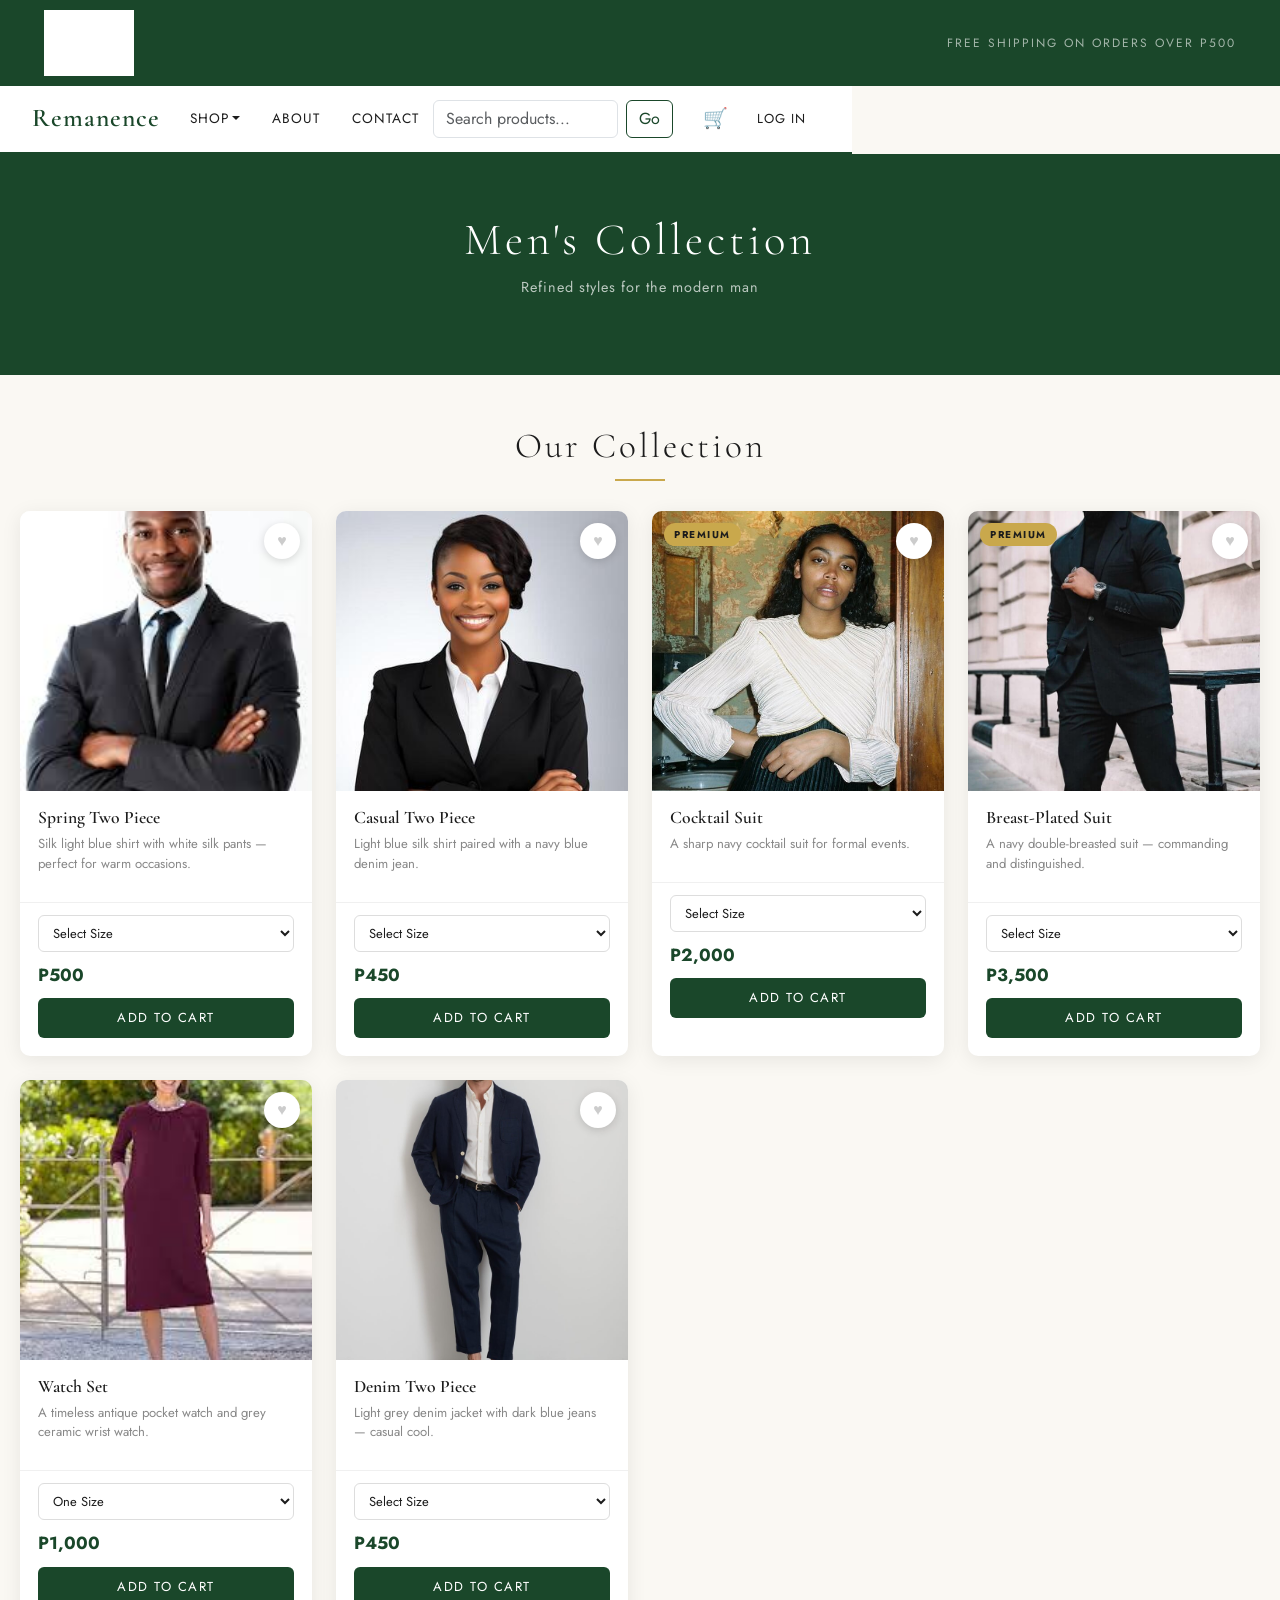
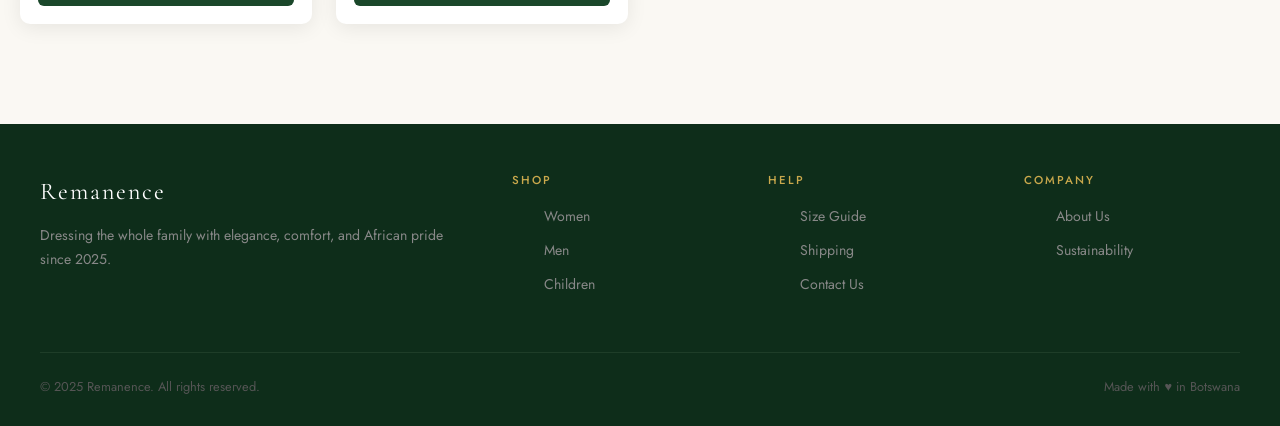
<file: mens.html>
<!DOCTYPE html>
<html lang="en">
<head>
  <meta charset="UTF-8">
  <meta name="viewport" content="width=device-width, initial-scale=1.0">
  <title>Men's Collection – Remanence</title>
  <link href="https://cdn.jsdelivr.net/npm/bootstrap@5.3.0/dist/css/bootstrap.min.css" rel="stylesheet">
  <link rel="stylesheet" href="style.css">
</head>
<body>
<div class="header">
  <header style="display:flex;align-items:center;justify-content:space-between;max-width:1300px;margin:0 auto;width:100%;padding:0 20px;">
    <img src="Images/Logo.png" alt="Remanence Logo" style="width:90px;height:auto;">
    <span style="color:rgba(255,255,255,0.6);font-size:12px;letter-spacing:2px;">FREE SHIPPING ON ORDERS OVER P500</span>
  </header>
</div>
<div class="nav">
<nav class="navbar navbar-expand-lg">
  <div class="container-fluid" style="max-width:1300px;margin:0 auto;">
    <a class="navbar-brand" href="index.html">Remanence</a>
    <button class="navbar-toggler" type="button" data-bs-toggle="collapse" data-bs-target="#navbarMain">
      <span class="navbar-toggler-icon"></span>
    </button>
    <div class="collapse navbar-collapse" id="navbarMain">
      <ul class="navbar-nav me-auto mb-2 mb-lg-0" style="gap:4px;">
        <li class="nav-item dropdown">
          <a class="nav-link dropdown-toggle" href="#" role="button" data-bs-toggle="dropdown">Shop</a>
          <ul class="dropdown-menu">
            <li><a class="dropdown-item" href="product.html">All Products</a></li>
            <li><a class="dropdown-item" href="mens.html">Men</a></li>
            <li><a class="dropdown-item" href="womens.html">Women</a></li>
            <li><a class="dropdown-item" href="childrens.html">Children</a></li>
          </ul>
        </li>
        <li class="nav-item"><a class="nav-link" href="about_us.html">About</a></li>
        <li class="nav-item"><a class="nav-link" href="contact_us.html">Contact</a></li>
      </ul>
      <form class="search-form d-flex ms-auto me-3" style="max-width:240px;">
        <input class="form-control me-2" type="search" placeholder="Search products...">
        <button class="btn btn-outline-success" type="submit">Go</button>
      </form>
      <a class="nav-link" href="cart.html" style="position:relative;padding:8px 14px;font-size:20px;">
        🛒 <span class="cart-badge">0</span>
      </a>
      <a class="nav-link" href="login.html" style="font-size:13px;letter-spacing:1px;">Log In</a>
    </div>
  </div>
</nav>
</div>

<div class="page-hero">
  <h1>Men's Collection</h1>
  <p>Refined styles for the modern man</p>
</div>

<div class="section-header">
  <h2>Our Collection</h2>
  <div class="section-divider"></div>
</div>

<div class="product-grid">

  <div class="product-card"><div class="product-card-img-wrap"><img src="Images/IMAGE_A1.jpg" alt="Spring Two Piece"><button class="wishlist-btn" data-name="Spring Two Piece">♥</button></div><div class="product-card-body"><h5>Spring Two Piece</h5><p>Silk light blue shirt with white silk pants — perfect for warm occasions.</p></div><div class="product-card-footer"><select class="size-select"><option value="">Select Size</option><option>S</option><option>M</option><option>L</option><option>XL</option></select><div class="price-row"><span class="price-current">P500</span></div><button class="add-to-cart" data-name="Spring Two Piece" data-price="500">Add to Cart</button></div></div>

  <div class="product-card"><div class="product-card-img-wrap"><img src="Images/IMAGE_A2.jpg" alt="Casual Two Piece"><button class="wishlist-btn" data-name="Casual Two Piece">♥</button></div><div class="product-card-body"><h5>Casual Two Piece</h5><p>Light blue silk shirt paired with a navy blue denim jean.</p></div><div class="product-card-footer"><select class="size-select"><option value="">Select Size</option><option>S</option><option>M</option><option>L</option><option>XL</option></select><div class="price-row"><span class="price-current">P450</span></div><button class="add-to-cart" data-name="Casual Two Piece" data-price="450">Add to Cart</button></div></div>

  <div class="product-card"><div class="product-card-img-wrap"><img src="Images/IMAGE_A3.jpg" alt="Cocktail Suit"><button class="wishlist-btn" data-name="Cocktail Suit">♥</button><span class="product-badge">Premium</span></div><div class="product-card-body"><h5>Cocktail Suit</h5><p>A sharp navy cocktail suit for formal events.</p></div><div class="product-card-footer"><select class="size-select"><option value="">Select Size</option><option>S</option><option>M</option><option>L</option><option>XL</option><option>XXL</option></select><div class="price-row"><span class="price-current">P2,000</span></div><button class="add-to-cart" data-name="Cocktail Suit" data-price="2000">Add to Cart</button></div></div>

  <div class="product-card"><div class="product-card-img-wrap"><img src="Images/IMAGE_A4.jpg" alt="Breast-Plated Suit"><button class="wishlist-btn" data-name="Breast-Plated Suit">♥</button><span class="product-badge">Premium</span></div><div class="product-card-body"><h5>Breast-Plated Suit</h5><p>A navy double-breasted suit — commanding and distinguished.</p></div><div class="product-card-footer"><select class="size-select"><option value="">Select Size</option><option>S</option><option>M</option><option>L</option><option>XL</option></select><div class="price-row"><span class="price-current">P3,500</span></div><button class="add-to-cart" data-name="Breast-Plated Suit" data-price="3500">Add to Cart</button></div></div>

  <div class="product-card"><div class="product-card-img-wrap"><img src="Images/image 26.jpg" alt="Watch Accessories"><button class="wishlist-btn" data-name="Watch Set">♥</button></div><div class="product-card-body"><h5>Watch Set</h5><p>A timeless antique pocket watch and grey ceramic wrist watch.</p></div><div class="product-card-footer"><select class="size-select"><option value="">One Size</option></select><div class="price-row"><span class="price-current">P1,000</span></div><button class="add-to-cart" data-name="Watch Set" data-price="1000">Add to Cart</button></div></div>

  <div class="product-card"><div class="product-card-img-wrap"><img src="Images/image 25.jpg" alt="Denim Two Piece"><button class="wishlist-btn" data-name="Denim Two Piece">♥</button></div><div class="product-card-body"><h5>Denim Two Piece</h5><p>Light grey denim jacket with dark blue jeans — casual cool.</p></div><div class="product-card-footer"><select class="size-select"><option value="">Select Size</option><option>S</option><option>M</option><option>L</option><option>XL</option></select><div class="price-row"><span class="price-current">P450</span></div><button class="add-to-cart" data-name="Denim Two Piece" data-price="450">Add to Cart</button></div></div>

</div>

<div class="footer"><footer>
  <div class="footer-grid">
    <div class="footer-brand"><span class="logo-text">Remanence</span><p>Dressing the whole family with elegance, comfort, and African pride since 2025.</p></div>
    <div class="footer-col"><h4>Shop</h4><ul><li><a href="womens.html">Women</a></li><li><a href="mens.html">Men</a></li><li><a href="childrens.html">Children</a></li></ul></div>
    <div class="footer-col"><h4>Help</h4><ul><li><a href="contact_us.html">Size Guide</a></li><li><a href="cart.html">Shipping</a></li><li><a href="contact_us.html">Contact Us</a></li></ul></div>
    <div class="footer-col"><h4>Company</h4><ul><li><a href="about_us.html">About Us</a></li><li><a href="about_us.html">Sustainability</a></li></ul></div>
  </div>
  <div class="footer-bottom"><span>&copy; 2025 Remanence. All rights reserved.</span><span>Made with ♥ in Botswana</span></div>
</footer></div>
<script src="https://cdn.jsdelivr.net/npm/bootstrap@5.3.0/dist/js/bootstrap.bundle.min.js"></script>
<script src="script.js"></script>
</body>
</html>
</file>
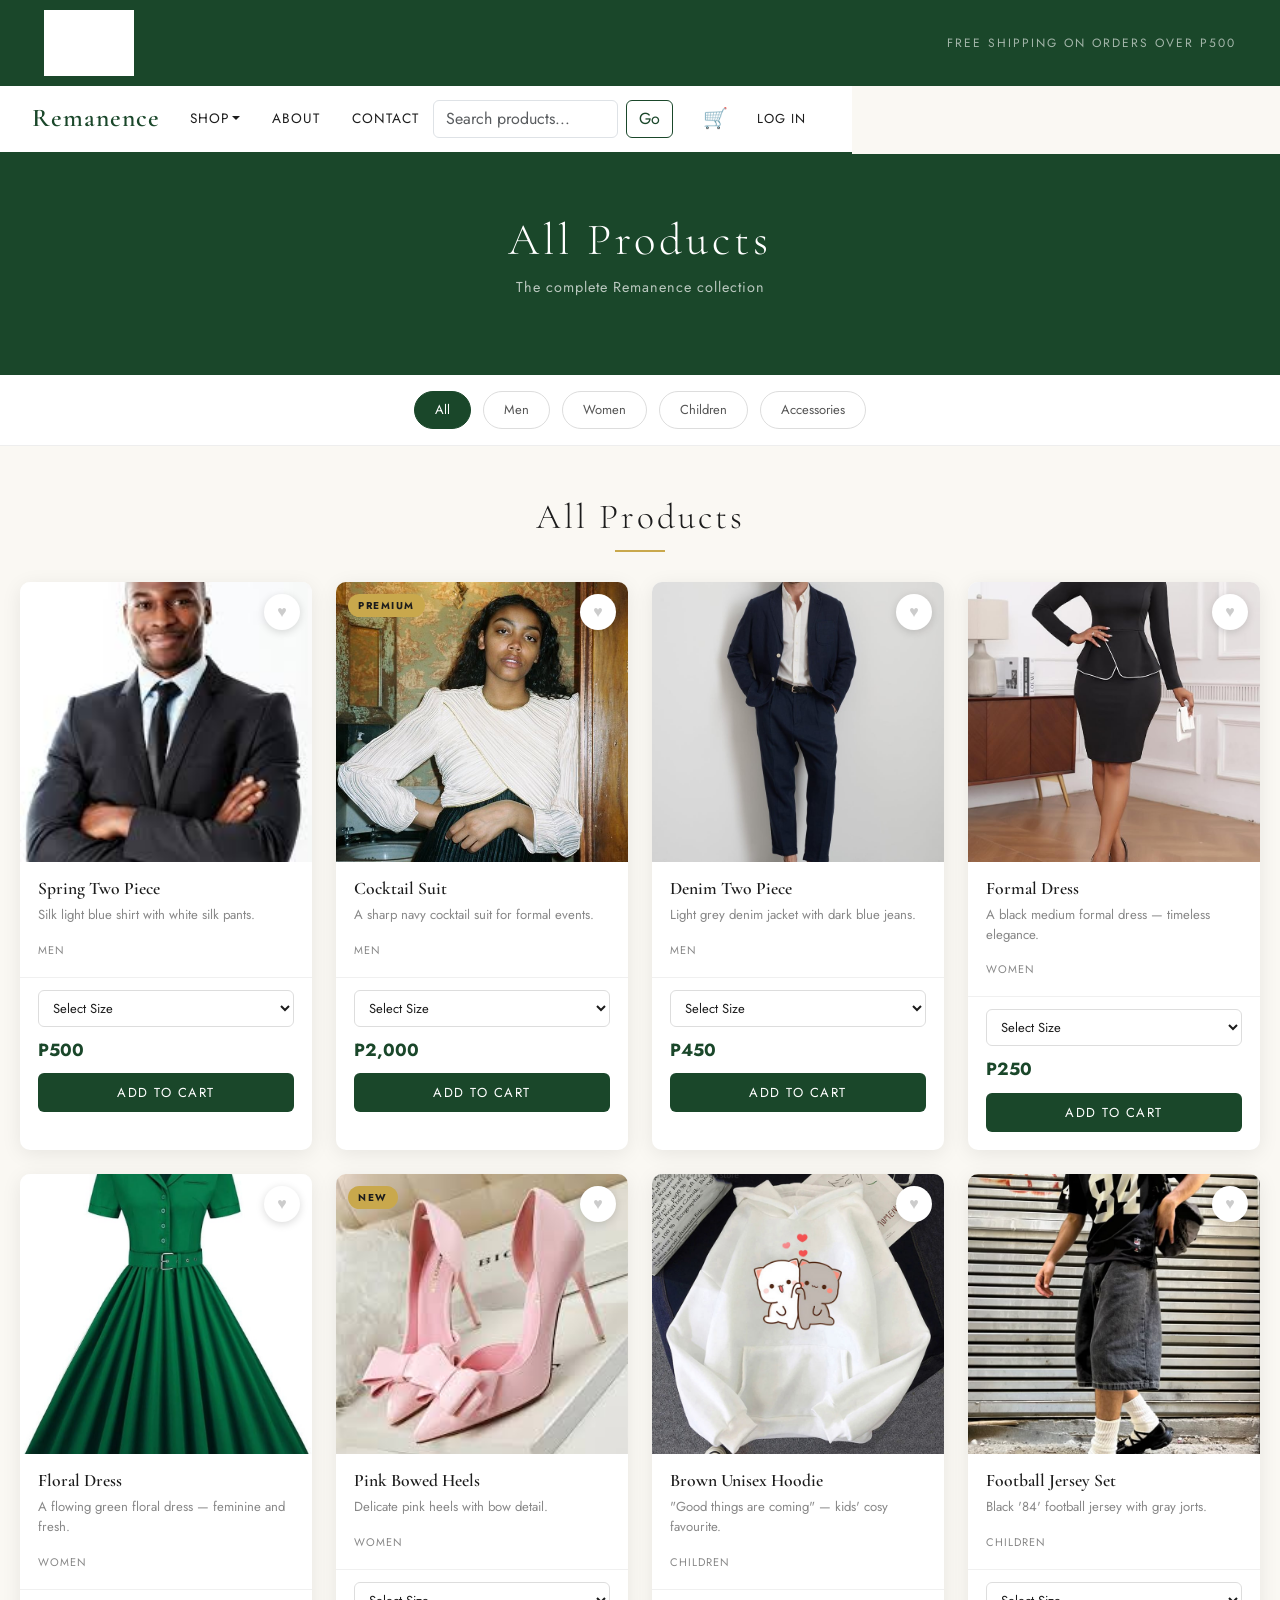
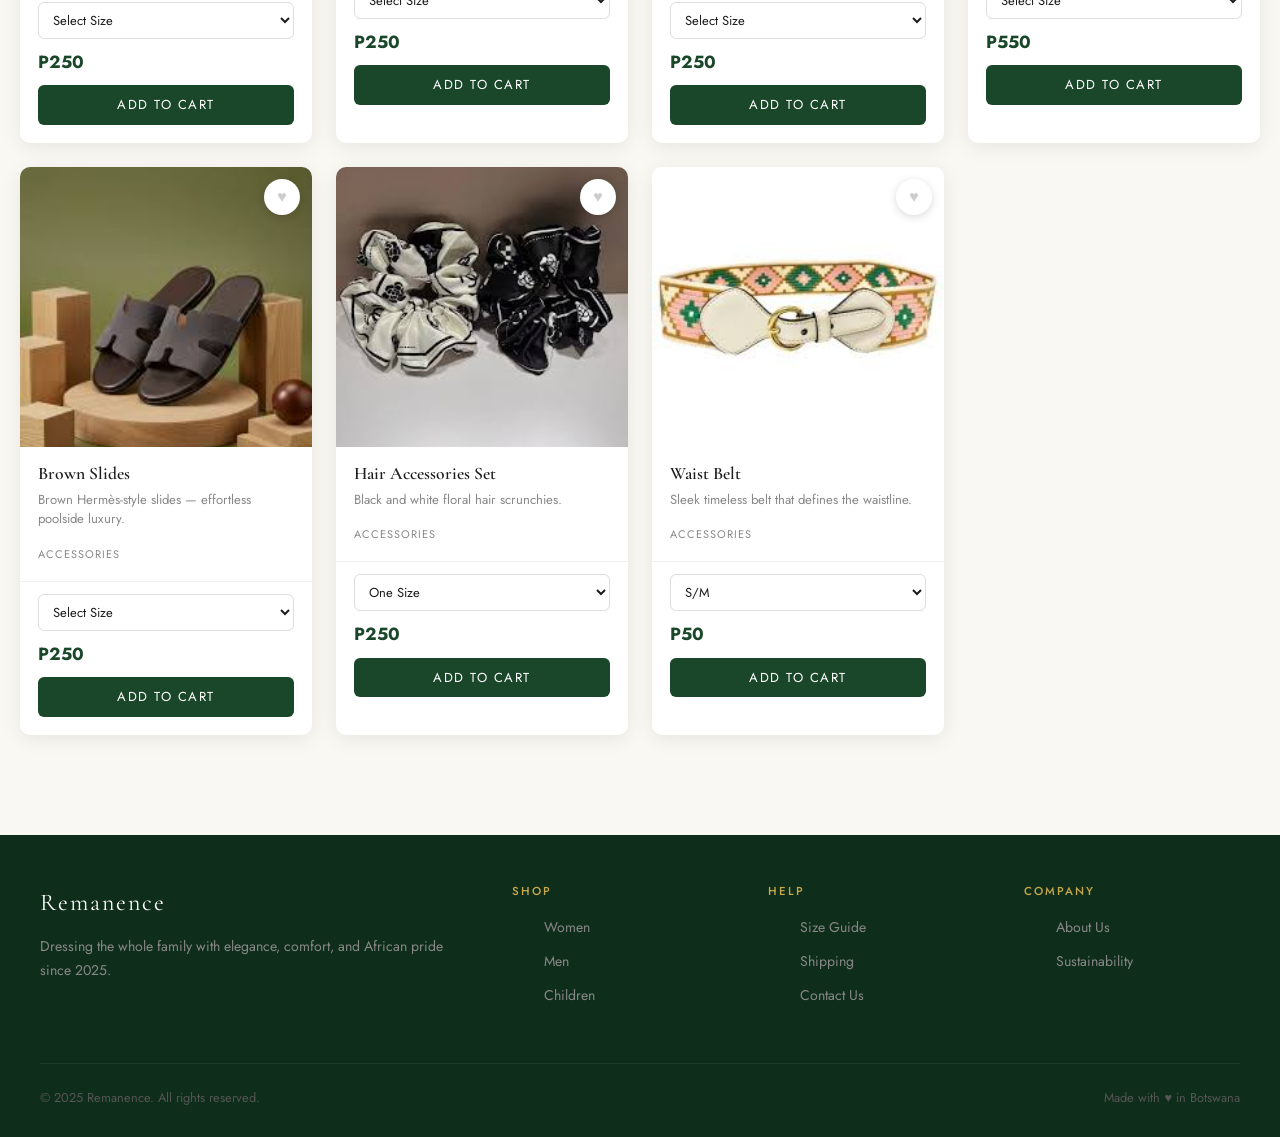
<file: product.html>
<!DOCTYPE html>
<html lang="en">
<head>
  <meta charset="UTF-8">
  <meta name="viewport" content="width=device-width, initial-scale=1.0">
  <title>All Products – Remanence</title>
  <link href="https://cdn.jsdelivr.net/npm/bootstrap@5.3.0/dist/css/bootstrap.min.css" rel="stylesheet">
  <link rel="stylesheet" href="style.css">
</head>
<body>
<div class="header"><header style="display:flex;align-items:center;justify-content:space-between;max-width:1300px;margin:0 auto;width:100%;padding:0 20px;"><img src="Images/Logo.png" alt="Remanence Logo" style="width:90px;height:auto;"><span style="color:rgba(255,255,255,0.6);font-size:12px;letter-spacing:2px;">FREE SHIPPING ON ORDERS OVER P500</span></header></div>
<div class="nav"><nav class="navbar navbar-expand-lg"><div class="container-fluid" style="max-width:1300px;margin:0 auto;"><a class="navbar-brand" href="index.html">Remanence</a><button class="navbar-toggler" type="button" data-bs-toggle="collapse" data-bs-target="#navbarMain"><span class="navbar-toggler-icon"></span></button><div class="collapse navbar-collapse" id="navbarMain"><ul class="navbar-nav me-auto mb-2 mb-lg-0" style="gap:4px;"><li class="nav-item dropdown"><a class="nav-link dropdown-toggle" href="#" role="button" data-bs-toggle="dropdown">Shop</a><ul class="dropdown-menu"><li><a class="dropdown-item" href="product.html">All Products</a></li><li><a class="dropdown-item" href="mens.html">Men</a></li><li><a class="dropdown-item" href="womens.html">Women</a></li><li><a class="dropdown-item" href="childrens.html">Children</a></li></ul></li><li class="nav-item"><a class="nav-link" href="about_us.html">About</a></li><li class="nav-item"><a class="nav-link" href="contact_us.html">Contact</a></li></ul><form class="search-form d-flex ms-auto me-3" style="max-width:240px;"><input class="form-control me-2" type="search" placeholder="Search products..."><button class="btn btn-outline-success" type="submit">Go</button></form><a class="nav-link" href="cart.html" style="position:relative;padding:8px 14px;font-size:20px;">🛒 <span class="cart-badge">0</span></a><a class="nav-link" href="login.html" style="font-size:13px;letter-spacing:1px;">Log In</a></div></div></nav></div>

<div class="page-hero"><h1>All Products</h1><p>The complete Remanence collection</p></div>

<!-- Filter Bar -->
<div style="background:white;padding:16px 20px;border-bottom:1px solid #eee;display:flex;gap:12px;flex-wrap:wrap;justify-content:center;">
  <button onclick="filterProducts('all')" class="filter-btn active-filter" style="padding:8px 20px;border:1.5px solid #1a472a;background:#1a472a;color:white;border-radius:20px;font-size:13px;cursor:pointer;font-family:'Jost',sans-serif;">All</button>
  <button onclick="filterProducts('men')" class="filter-btn" style="padding:8px 20px;border:1.5px solid #ddd;background:white;color:#555;border-radius:20px;font-size:13px;cursor:pointer;font-family:'Jost',sans-serif;">Men</button>
  <button onclick="filterProducts('women')" class="filter-btn" style="padding:8px 20px;border:1.5px solid #ddd;background:white;color:#555;border-radius:20px;font-size:13px;cursor:pointer;font-family:'Jost',sans-serif;">Women</button>
  <button onclick="filterProducts('children')" class="filter-btn" style="padding:8px 20px;border:1.5px solid #ddd;background:white;color:#555;border-radius:20px;font-size:13px;cursor:pointer;font-family:'Jost',sans-serif;">Children</button>
  <button onclick="filterProducts('accessories')" class="filter-btn" style="padding:8px 20px;border:1.5px solid #ddd;background:white;color:#555;border-radius:20px;font-size:13px;cursor:pointer;font-family:'Jost',sans-serif;">Accessories</button>
</div>

<div class="section-header"><h2>All Products</h2><div class="section-divider"></div></div>

<div class="product-grid" id="product-grid">
  <!-- Men -->
  <div class="product-card" data-category="men"><div class="product-card-img-wrap"><img src="Images/IMAGE_A1.jpg" alt="Spring Two Piece"><button class="wishlist-btn" data-name="Spring Two Piece">♥</button></div><div class="product-card-body"><h5>Spring Two Piece</h5><p>Silk light blue shirt with white silk pants.</p><small style="color:#888;font-size:11px;text-transform:uppercase;letter-spacing:1px;">Men</small></div><div class="product-card-footer"><select class="size-select"><option value="">Select Size</option><option>S</option><option>M</option><option>L</option><option>XL</option></select><div class="price-row"><span class="price-current">P500</span></div><button class="add-to-cart" data-name="Spring Two Piece" data-price="500">Add to Cart</button></div></div>

  <div class="product-card" data-category="men"><div class="product-card-img-wrap"><img src="Images/IMAGE_A3.jpg" alt="Cocktail Suit"><button class="wishlist-btn" data-name="Cocktail Suit">♥</button><span class="product-badge">Premium</span></div><div class="product-card-body"><h5>Cocktail Suit</h5><p>A sharp navy cocktail suit for formal events.</p><small style="color:#888;font-size:11px;text-transform:uppercase;letter-spacing:1px;">Men</small></div><div class="product-card-footer"><select class="size-select"><option value="">Select Size</option><option>S</option><option>M</option><option>L</option><option>XL</option></select><div class="price-row"><span class="price-current">P2,000</span></div><button class="add-to-cart" data-name="Cocktail Suit" data-price="2000">Add to Cart</button></div></div>

  <div class="product-card" data-category="men"><div class="product-card-img-wrap"><img src="Images/image 25.jpg" alt="Denim Two Piece"><button class="wishlist-btn" data-name="Denim Two Piece">♥</button></div><div class="product-card-body"><h5>Denim Two Piece</h5><p>Light grey denim jacket with dark blue jeans.</p><small style="color:#888;font-size:11px;text-transform:uppercase;letter-spacing:1px;">Men</small></div><div class="product-card-footer"><select class="size-select"><option value="">Select Size</option><option>S</option><option>M</option><option>L</option><option>XL</option></select><div class="price-row"><span class="price-current">P450</span></div><button class="add-to-cart" data-name="Denim Two Piece" data-price="450">Add to Cart</button></div></div>

  <!-- Women -->
  <div class="product-card" data-category="women"><div class="product-card-img-wrap"><img src="Images/image 11.jpg" alt="Formal Dress"><button class="wishlist-btn" data-name="Formal Dress">♥</button></div><div class="product-card-body"><h5>Formal Dress</h5><p>A black medium formal dress — timeless elegance.</p><small style="color:#888;font-size:11px;text-transform:uppercase;letter-spacing:1px;">Women</small></div><div class="product-card-footer"><select class="size-select"><option value="">Select Size</option><option>XS</option><option>S</option><option>M</option><option>L</option><option>XL</option></select><div class="price-row"><span class="price-current">P250</span></div><button class="add-to-cart" data-name="Formal Dress" data-price="250">Add to Cart</button></div></div>

  <div class="product-card" data-category="women"><div class="product-card-img-wrap"><img src="Images/image 9.jpg" alt="Floral Dress"><button class="wishlist-btn" data-name="Floral Dress">♥</button></div><div class="product-card-body"><h5>Floral Dress</h5><p>A flowing green floral dress — feminine and fresh.</p><small style="color:#888;font-size:11px;text-transform:uppercase;letter-spacing:1px;">Women</small></div><div class="product-card-footer"><select class="size-select"><option value="">Select Size</option><option>XS</option><option>S</option><option>M</option><option>L</option><option>XL</option></select><div class="price-row"><span class="price-current">P250</span></div><button class="add-to-cart" data-name="Floral Dress" data-price="250">Add to Cart</button></div></div>

  <div class="product-card" data-category="women"><div class="product-card-img-wrap"><img src="Images/image 10.jpg" alt="Pink Heels"><button class="wishlist-btn" data-name="Pink Bowed Heels">♥</button><span class="product-badge">New</span></div><div class="product-card-body"><h5>Pink Bowed Heels</h5><p>Delicate pink heels with bow detail.</p><small style="color:#888;font-size:11px;text-transform:uppercase;letter-spacing:1px;">Women</small></div><div class="product-card-footer"><select class="size-select"><option value="">Select Size</option><option>36</option><option>37</option><option>38</option><option>39</option><option>40</option><option>41</option></select><div class="price-row"><span class="price-current">P250</span></div><button class="add-to-cart" data-name="Pink Bowed Heels" data-price="250">Add to Cart</button></div></div>

  <!-- Children -->
  <div class="product-card" data-category="children"><div class="product-card-img-wrap"><img src="Images/image 16.jpg" alt="Brown Hoodie"><button class="wishlist-btn" data-name="Brown Unisex Hoodie">♥</button></div><div class="product-card-body"><h5>Brown Unisex Hoodie</h5><p>"Good things are coming" — kids' cosy favourite.</p><small style="color:#888;font-size:11px;text-transform:uppercase;letter-spacing:1px;">Children</small></div><div class="product-card-footer"><select class="size-select"><option value="">Select Size</option><option>4-5yr</option><option>6-7yr</option><option>8-9yr</option><option>10-11yr</option></select><div class="price-row"><span class="price-current">P250</span></div><button class="add-to-cart" data-name="Brown Unisex Hoodie" data-price="250">Add to Cart</button></div></div>

  <div class="product-card" data-category="children"><div class="product-card-img-wrap"><img src="Images/image 21.jpg" alt="Football Jersey Set"><button class="wishlist-btn" data-name="Football Jersey Set">♥</button></div><div class="product-card-body"><h5>Football Jersey Set</h5><p>Black '84' football jersey with gray jorts.</p><small style="color:#888;font-size:11px;text-transform:uppercase;letter-spacing:1px;">Children</small></div><div class="product-card-footer"><select class="size-select"><option value="">Select Size</option><option>6-7yr</option><option>8-9yr</option><option>10-11yr</option><option>12-13yr</option></select><div class="price-row"><span class="price-current">P550</span></div><button class="add-to-cart" data-name="Football Jersey Set" data-price="550">Add to Cart</button></div></div>

  <!-- Accessories -->
  <div class="product-card" data-category="accessories"><div class="product-card-img-wrap"><img src="Images/images 1.jpg" alt="Slides"><button class="wishlist-btn" data-name="Hermes Slides">♥</button></div><div class="product-card-body"><h5>Brown Slides</h5><p>Brown Hermès-style slides — effortless poolside luxury.</p><small style="color:#888;font-size:11px;text-transform:uppercase;letter-spacing:1px;">Accessories</small></div><div class="product-card-footer"><select class="size-select"><option value="">Select Size</option><option>36</option><option>37</option><option>38</option><option>39</option><option>40</option><option>41</option><option>42</option><option>43</option></select><div class="price-row"><span class="price-current">P250</span></div><button class="add-to-cart" data-name="Hermes Slides" data-price="250">Add to Cart</button></div></div>

  <div class="product-card" data-category="accessories"><div class="product-card-img-wrap"><img src="Images/image 7.jpg" alt="Hair Accessories"><button class="wishlist-btn" data-name="Hair Accessories Set">♥</button></div><div class="product-card-body"><h5>Hair Accessories Set</h5><p>Black and white floral hair scrunchies.</p><small style="color:#888;font-size:11px;text-transform:uppercase;letter-spacing:1px;">Accessories</small></div><div class="product-card-footer"><select class="size-select"><option value="">One Size</option></select><div class="price-row"><span class="price-current">P250</span></div><button class="add-to-cart" data-name="Hair Accessories Set" data-price="250">Add to Cart</button></div></div>

  <div class="product-card" data-category="accessories"><div class="product-card-img-wrap"><img src="Images/image 8.jpg" alt="Waist Belt"><button class="wishlist-btn" data-name="Waist Belt">♥</button></div><div class="product-card-body"><h5>Waist Belt</h5><p>Sleek timeless belt that defines the waistline.</p><small style="color:#888;font-size:11px;text-transform:uppercase;letter-spacing:1px;">Accessories</small></div><div class="product-card-footer"><select class="size-select"><option value="">S/M</option><option>L/XL</option></select><div class="price-row"><span class="price-current">P50</span></div><button class="add-to-cart" data-name="Waist Belt" data-price="50">Add to Cart</button></div></div>
</div>

<div class="footer"><footer><div class="footer-grid"><div class="footer-brand"><span class="logo-text">Remanence</span><p>Dressing the whole family with elegance, comfort, and African pride since 2025.</p></div><div class="footer-col"><h4>Shop</h4><ul><li><a href="womens.html">Women</a></li><li><a href="mens.html">Men</a></li><li><a href="childrens.html">Children</a></li></ul></div><div class="footer-col"><h4>Help</h4><ul><li><a href="contact_us.html">Size Guide</a></li><li><a href="cart.html">Shipping</a></li><li><a href="contact_us.html">Contact Us</a></li></ul></div><div class="footer-col"><h4>Company</h4><ul><li><a href="about_us.html">About Us</a></li><li><a href="about_us.html">Sustainability</a></li></ul></div></div><div class="footer-bottom"><span>&copy; 2025 Remanence. All rights reserved.</span><span>Made with ♥ in Botswana</span></div></footer></div>

<script src="https://cdn.jsdelivr.net/npm/bootstrap@5.3.0/dist/js/bootstrap.bundle.min.js"></script>
<script>
function filterProducts(category) {
  document.querySelectorAll('.filter-btn').forEach(btn => {
    btn.style.background = 'white'; btn.style.color = '#555'; btn.style.borderColor = '#ddd';
  });
  event.target.style.background = '#1a472a'; event.target.style.color = 'white'; event.target.style.borderColor = '#1a472a';
  document.querySelectorAll('.product-card[data-category]').forEach(card => {
    card.style.display = (category === 'all' || card.dataset.category === category) ? '' : 'none';
  });
}
</script>
<script src="script.js"></script>
</body>
</html>
</file>
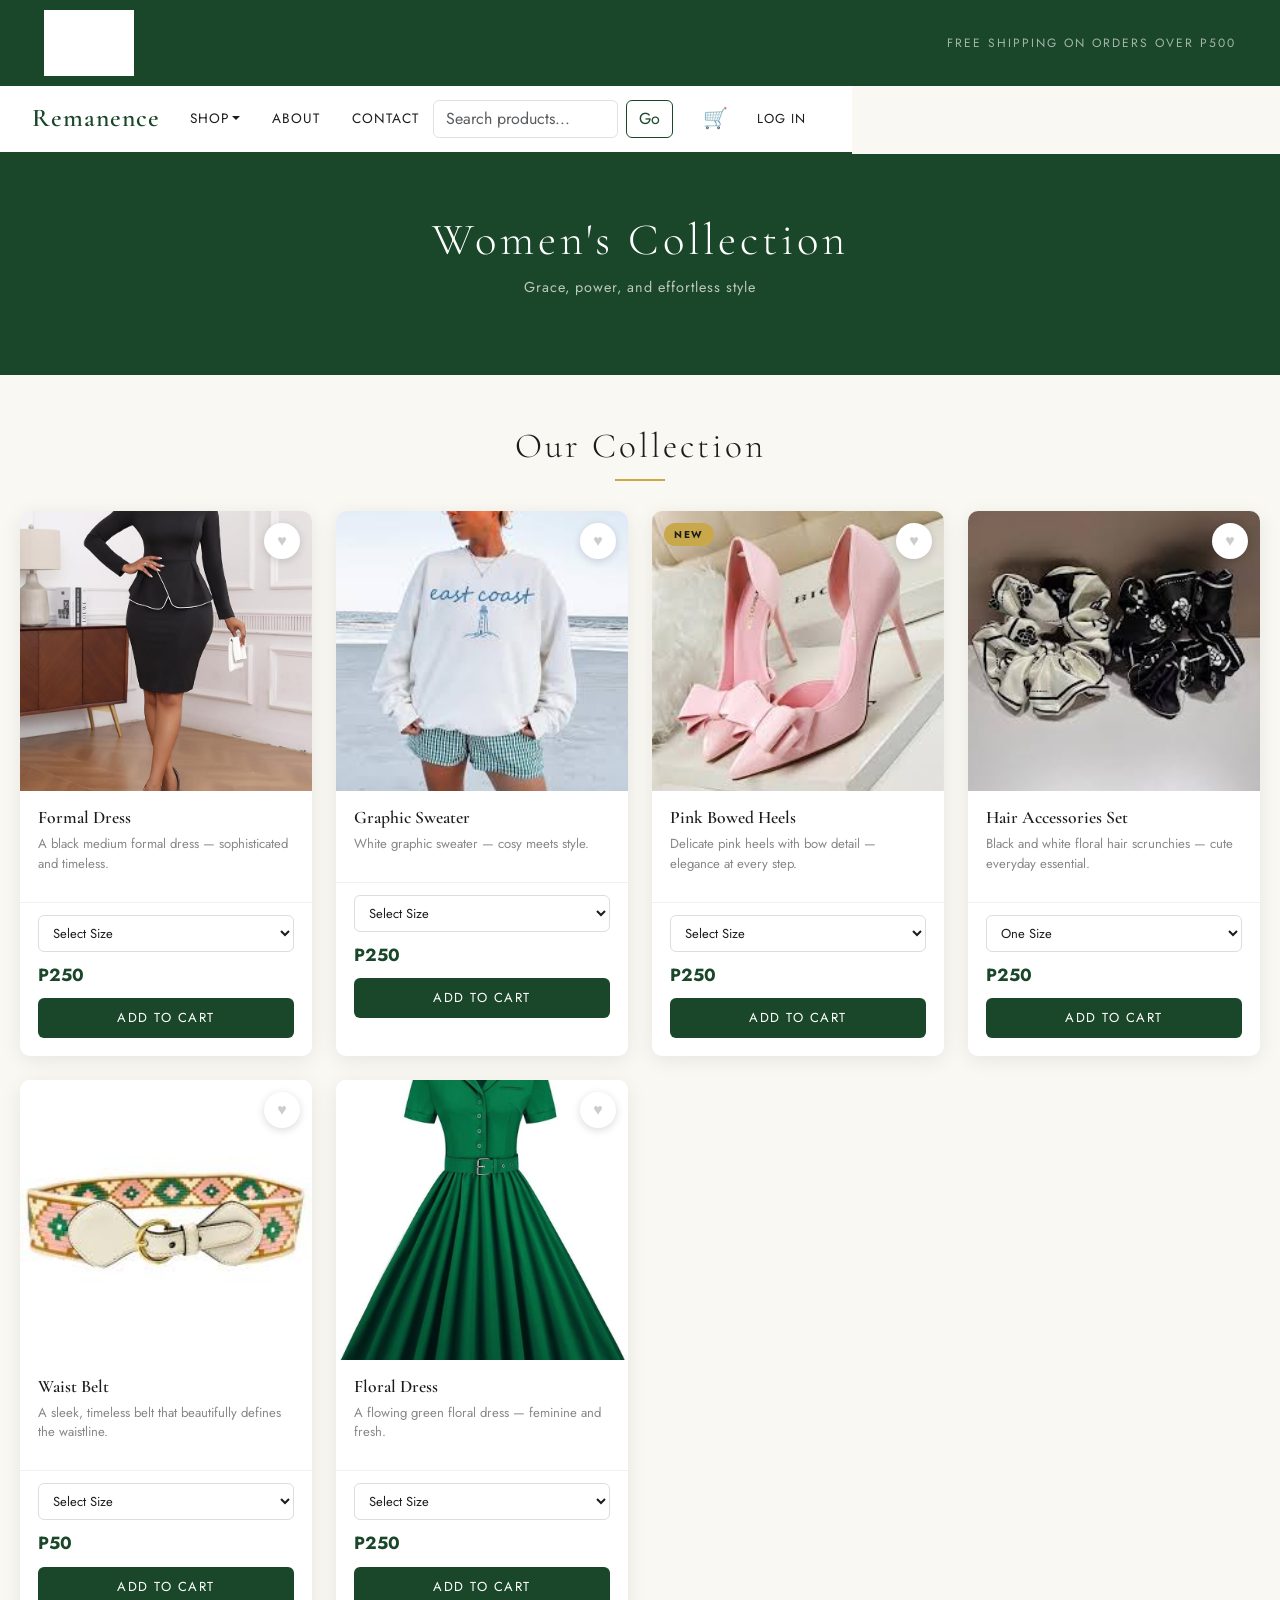
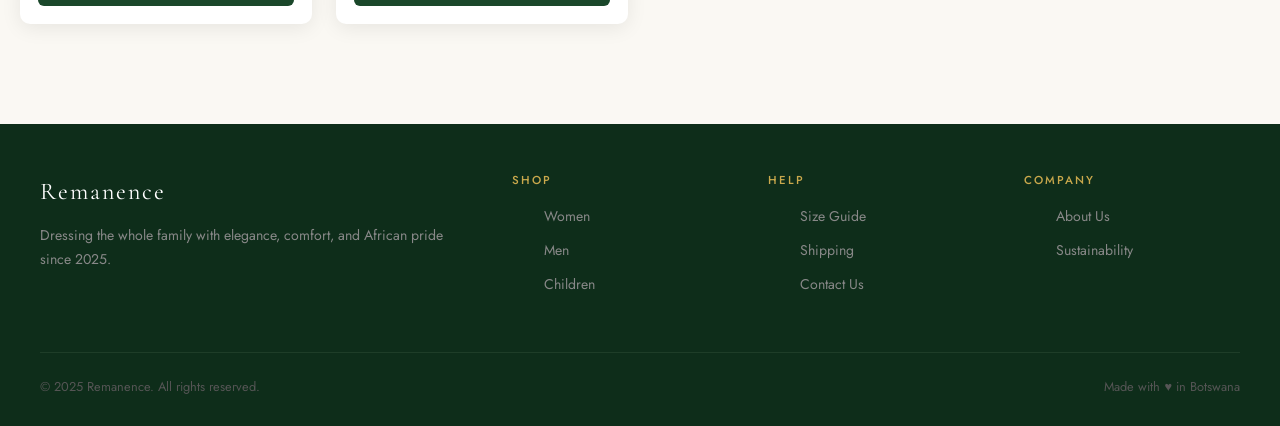
<file: womens.html>
<!DOCTYPE html>
<html lang="en">
<head>
  <meta charset="UTF-8">
  <meta name="viewport" content="width=device-width, initial-scale=1.0">
  <title>Women's Collection – Remanence</title>
  <link href="https://cdn.jsdelivr.net/npm/bootstrap@5.3.0/dist/css/bootstrap.min.css" rel="stylesheet">
  <link rel="stylesheet" href="style.css">
</head>
<body>
<div class="header"><header style="display:flex;align-items:center;justify-content:space-between;max-width:1300px;margin:0 auto;width:100%;padding:0 20px;"><img src="Images/Logo.png" alt="Remanence Logo" style="width:90px;height:auto;"><span style="color:rgba(255,255,255,0.6);font-size:12px;letter-spacing:2px;">FREE SHIPPING ON ORDERS OVER P500</span></header></div>
<div class="nav"><nav class="navbar navbar-expand-lg"><div class="container-fluid" style="max-width:1300px;margin:0 auto;"><a class="navbar-brand" href="index.html">Remanence</a><button class="navbar-toggler" type="button" data-bs-toggle="collapse" data-bs-target="#navbarMain"><span class="navbar-toggler-icon"></span></button><div class="collapse navbar-collapse" id="navbarMain"><ul class="navbar-nav me-auto mb-2 mb-lg-0" style="gap:4px;"><li class="nav-item dropdown"><a class="nav-link dropdown-toggle" href="#" role="button" data-bs-toggle="dropdown">Shop</a><ul class="dropdown-menu"><li><a class="dropdown-item" href="product.html">All Products</a></li><li><a class="dropdown-item" href="mens.html">Men</a></li><li><a class="dropdown-item" href="womens.html">Women</a></li><li><a class="dropdown-item" href="childrens.html">Children</a></li></ul></li><li class="nav-item"><a class="nav-link" href="about_us.html">About</a></li><li class="nav-item"><a class="nav-link" href="contact_us.html">Contact</a></li></ul><form class="search-form d-flex ms-auto me-3" style="max-width:240px;"><input class="form-control me-2" type="search" placeholder="Search products..."><button class="btn btn-outline-success" type="submit">Go</button></form><a class="nav-link" href="cart.html" style="position:relative;padding:8px 14px;font-size:20px;">🛒 <span class="cart-badge">0</span></a><a class="nav-link" href="login.html" style="font-size:13px;letter-spacing:1px;">Log In</a></div></div></nav></div>

<div class="page-hero"><h1>Women's Collection</h1><p>Grace, power, and effortless style</p></div>
<div class="section-header"><h2>Our Collection</h2><div class="section-divider"></div></div>

<div class="product-grid">
  <div class="product-card"><div class="product-card-img-wrap"><img src="Images/image 11.jpg" alt="Formal Dress"><button class="wishlist-btn" data-name="Formal Dress">♥</button></div><div class="product-card-body"><h5>Formal Dress</h5><p>A black medium formal dress — sophisticated and timeless.</p></div><div class="product-card-footer"><select class="size-select"><option value="">Select Size</option><option>XS</option><option>S</option><option>M</option><option>L</option><option>XL</option></select><div class="price-row"><span class="price-current">P250</span></div><button class="add-to-cart" data-name="Formal Dress" data-price="250">Add to Cart</button></div></div>

  <div class="product-card"><div class="product-card-img-wrap"><img src="Images/image 13.jpg" alt="Graphic Sweater"><button class="wishlist-btn" data-name="Graphic Sweater">♥</button></div><div class="product-card-body"><h5>Graphic Sweater</h5><p>White graphic sweater — cosy meets style.</p></div><div class="product-card-footer"><select class="size-select"><option value="">Select Size</option><option>XS</option><option>S</option><option>M</option><option>L</option><option>XL</option></select><div class="price-row"><span class="price-current">P250</span></div><button class="add-to-cart" data-name="Graphic Sweater" data-price="250">Add to Cart</button></div></div>

  <div class="product-card"><div class="product-card-img-wrap"><img src="Images/image 10.jpg" alt="Pink Bowed Heels"><button class="wishlist-btn" data-name="Pink Bowed Heels">♥</button><span class="product-badge">New</span></div><div class="product-card-body"><h5>Pink Bowed Heels</h5><p>Delicate pink heels with bow detail — elegance at every step.</p></div><div class="product-card-footer"><select class="size-select"><option value="">Select Size</option><option>36</option><option>37</option><option>38</option><option>39</option><option>40</option><option>41</option></select><div class="price-row"><span class="price-current">P250</span></div><button class="add-to-cart" data-name="Pink Bowed Heels" data-price="250">Add to Cart</button></div></div>

  <div class="product-card"><div class="product-card-img-wrap"><img src="Images/image 7.jpg" alt="Hair Accessories"><button class="wishlist-btn" data-name="Hair Accessories Set">♥</button></div><div class="product-card-body"><h5>Hair Accessories Set</h5><p>Black and white floral hair scrunchies — cute everyday essential.</p></div><div class="product-card-footer"><select class="size-select"><option value="">One Size</option></select><div class="price-row"><span class="price-current">P250</span></div><button class="add-to-cart" data-name="Hair Accessories Set" data-price="250">Add to Cart</button></div></div>

  <div class="product-card"><div class="product-card-img-wrap"><img src="Images/image 8.jpg" alt="Waist Belt"><button class="wishlist-btn" data-name="Waist Belt">♥</button></div><div class="product-card-body"><h5>Waist Belt</h5><p>A sleek, timeless belt that beautifully defines the waistline.</p></div><div class="product-card-footer"><select class="size-select"><option value="">Select Size</option><option>S/M</option><option>L/XL</option></select><div class="price-row"><span class="price-current">P50</span></div><button class="add-to-cart" data-name="Waist Belt" data-price="50">Add to Cart</button></div></div>

  <div class="product-card"><div class="product-card-img-wrap"><img src="Images/image 9.jpg" alt="Floral Dress"><button class="wishlist-btn" data-name="Floral Dress">♥</button></div><div class="product-card-body"><h5>Floral Dress</h5><p>A flowing green floral dress — feminine and fresh.</p></div><div class="product-card-footer"><select class="size-select"><option value="">Select Size</option><option>XS</option><option>S</option><option>M</option><option>L</option><option>XL</option></select><div class="price-row"><span class="price-current">P250</span></div><button class="add-to-cart" data-name="Floral Dress" data-price="250">Add to Cart</button></div></div>
</div>

<div class="footer"><footer><div class="footer-grid"><div class="footer-brand"><span class="logo-text">Remanence</span><p>Dressing the whole family with elegance, comfort, and African pride since 2025.</p></div><div class="footer-col"><h4>Shop</h4><ul><li><a href="womens.html">Women</a></li><li><a href="mens.html">Men</a></li><li><a href="childrens.html">Children</a></li></ul></div><div class="footer-col"><h4>Help</h4><ul><li><a href="contact_us.html">Size Guide</a></li><li><a href="cart.html">Shipping</a></li><li><a href="contact_us.html">Contact Us</a></li></ul></div><div class="footer-col"><h4>Company</h4><ul><li><a href="about_us.html">About Us</a></li><li><a href="about_us.html">Sustainability</a></li></ul></div></div><div class="footer-bottom"><span>&copy; 2025 Remanence. All rights reserved.</span><span>Made with ♥ in Botswana</span></div></footer></div>

<script src="https://cdn.jsdelivr.net/npm/bootstrap@5.3.0/dist/js/bootstrap.bundle.min.js"></script>
<script src="script.js"></script>
</body>
</html>
</file>
<file: style.css>
/* =====================
   REMANENCE - Full Ecommerce CSS
   ===================== */

@import url('https://fonts.googleapis.com/css2?family=Cormorant+Garamond:ital,wght@0,300;0,400;0,600;1,400&family=Jost:wght@300;400;500&display=swap');

:root {
  --dark-green: #1a472a;
  --mid-green: #2d6a4f;
  --gold: #c9a84c;
  --cream: #faf8f3;
  --dark: #1c1c1c;
  --gray: #888;
  --light-gray: #f4f4f4;
  --white: #ffffff;
  --shadow: 0 4px 20px rgba(0,0,0,0.08);
  --radius: 10px;
}

* { box-sizing: border-box; margin: 0; padding: 0; }
body { font-family: 'Jost', sans-serif; background: var(--cream); color: var(--dark); }

/* ===================== HEADER ===================== */
.header {
  background: var(--dark-green);
  padding: 10px 24px;
  display: flex;
  align-items: center;
  justify-content: space-between;
}
.header img { filter: brightness(0) invert(1); }

/* ===================== NAV ===================== */
.nav .navbar { background: var(--white) !important; border-bottom: 2px solid var(--dark-green); padding: 0 20px; }
.nav .navbar-brand { font-family: 'Cormorant Garamond', Georgia, serif; font-size: 1.6rem; font-weight: 600; color: var(--dark-green) !important; letter-spacing: 1px; }
.nav .nav-link { font-size: 0.85rem; letter-spacing: 1px; text-transform: uppercase; color: var(--dark) !important; padding: 18px 14px !important; transition: color 0.2s; }
.nav .nav-link:hover { color: var(--dark-green) !important; }
.nav .btn-secondary { background: var(--dark-green); border: none; font-size: 0.8rem; letter-spacing: 1px; text-transform: uppercase; }
.nav .btn-outline-success { border-color: var(--dark-green); color: var(--dark-green); }
.nav .btn-outline-success:hover { background: var(--dark-green); color: white; }

/* Cart badge */
.cart-badge {
  background: var(--gold);
  color: var(--dark);
  border-radius: 50%;
  font-size: 11px;
  width: 18px;
  height: 18px;
  display: inline-flex;
  align-items: center;
  justify-content: center;
  font-weight: 700;
  margin-left: 4px;
  vertical-align: top;
}

/* ===================== SLIDER ===================== */
.slider img {
  width: 100%;
  height: 520px;
  object-fit: cover;
  object-position: center top;
}
.carousel-caption-custom {
  position: absolute;
  bottom: 60px;
  left: 60px;
  color: white;
  text-shadow: 0 2px 10px rgba(0,0,0,0.5);
}
.carousel-caption-custom h2 {
  font-family: 'Cormorant Garamond', Georgia, serif;
  font-size: 3rem;
  font-weight: 300;
  letter-spacing: 3px;
}
.carousel-caption-custom a {
  display: inline-block;
  margin-top: 14px;
  padding: 12px 28px;
  background: var(--gold);
  color: var(--dark);
  text-decoration: none;
  font-size: 0.8rem;
  letter-spacing: 2px;
  text-transform: uppercase;
  font-weight: 500;
  transition: background 0.2s;
}
.carousel-caption-custom a:hover { background: white; }

/* ===================== SECTION HEADERS ===================== */
.section-header {
  text-align: center;
  padding: 50px 20px 30px;
}
.section-header h2 {
  font-family: 'Cormorant Garamond', Georgia, serif;
  font-size: 2.2rem;
  font-weight: 300;
  letter-spacing: 3px;
  color: var(--dark);
  margin-bottom: 8px;
}
.section-header p { color: var(--gray); font-size: 0.9rem; letter-spacing: 1px; }
.section-divider {
  width: 50px;
  height: 2px;
  background: var(--gold);
  margin: 12px auto 0;
}

/* ===================== PRODUCT CARDS ===================== */
.product-grid {
  display: grid;
  grid-template-columns: repeat(auto-fill, minmax(260px, 1fr));
  gap: 24px;
  padding: 0 20px 40px;
  max-width: 1300px;
  margin: 0 auto;
}

.product-card {
  background: white;
  border-radius: var(--radius);
  overflow: hidden;
  box-shadow: var(--shadow);
  transition: transform 0.3s, box-shadow 0.3s;
  position: relative;
}
.product-card:hover { transform: translateY(-6px); box-shadow: 0 12px 40px rgba(0,0,0,0.13); }

.product-card-img-wrap { position: relative; overflow: hidden; height: 280px; }
.product-card-img-wrap img { width: 100%; height: 100%; object-fit: cover; transition: transform 0.4s; }
.product-card:hover .product-card-img-wrap img { transform: scale(1.06); }

.wishlist-btn {
  position: absolute;
  top: 12px;
  right: 12px;
  background: white;
  border: none;
  border-radius: 50%;
  width: 36px;
  height: 36px;
  cursor: pointer;
  font-size: 16px;
  display: flex;
  align-items: center;
  justify-content: center;
  box-shadow: 0 2px 8px rgba(0,0,0,0.15);
  transition: transform 0.2s;
  color: #ccc;
}
.wishlist-btn:hover, .wishlist-btn.wishlisted { color: #e74c3c; transform: scale(1.15); }

.product-card-body { padding: 16px 18px; }
.product-card-body h5 {
  font-family: 'Cormorant Garamond', Georgia, serif;
  font-size: 1.1rem;
  font-weight: 600;
  margin-bottom: 6px;
  color: var(--dark);
}
.product-card-body p { font-size: 0.82rem; color: var(--gray); line-height: 1.5; margin-bottom: 12px; }

.product-card-footer { padding: 12px 18px 18px; border-top: 1px solid #f0f0f0; }

.size-select {
  width: 100%;
  margin-bottom: 10px;
  padding: 7px 10px;
  border: 1px solid #ddd;
  border-radius: 6px;
  font-family: 'Jost', sans-serif;
  font-size: 13px;
  color: var(--dark);
  background: white;
  cursor: pointer;
}
.size-select:focus { outline: none; border-color: var(--dark-green); }

.price-row { display: flex; align-items: center; justify-content: space-between; margin-bottom: 10px; }
.price-current { font-size: 1.1rem; font-weight: 700; color: var(--dark-green); }

.add-to-cart {
  width: 100%;
  padding: 10px;
  background: var(--dark-green);
  color: white;
  border: none;
  border-radius: 6px;
  font-family: 'Jost', sans-serif;
  font-size: 13px;
  letter-spacing: 1.5px;
  text-transform: uppercase;
  cursor: pointer;
  transition: background 0.2s, transform 0.1s;
}
.add-to-cart:hover { background: var(--mid-green); }
.add-to-cart:active { transform: scale(0.98); }

/* Badge - New/Sale */
.product-badge {
  position: absolute;
  top: 12px;
  left: 12px;
  background: var(--gold);
  color: var(--dark);
  font-size: 10px;
  font-weight: 700;
  letter-spacing: 1.5px;
  text-transform: uppercase;
  padding: 4px 10px;
  border-radius: 20px;
}

/* ===================== CART PAGE ===================== */
.cart-page { max-width: 1100px; margin: 0 auto; padding: 40px 20px; }
.cart-page h1 {
  font-family: 'Cormorant Garamond', Georgia, serif;
  font-size: 2rem;
  font-weight: 300;
  letter-spacing: 2px;
  margin-bottom: 30px;
  color: var(--dark);
}
.cart-layout { display: flex; gap: 30px; align-items: flex-start; }
.cart-items-list { flex: 2; display: flex; flex-direction: column; gap: 16px; }
.cart-summary {
  flex: 1;
  background: white;
  padding: 28px;
  border-radius: var(--radius);
  box-shadow: var(--shadow);
  position: sticky;
  top: 20px;
}
.cart-summary h2 {
  font-family: 'Cormorant Garamond', Georgia, serif;
  font-size: 1.4rem;
  font-weight: 400;
  margin-bottom: 20px;
  padding-bottom: 14px;
  border-bottom: 1px solid #eee;
}
.summary-row { display: flex; justify-content: space-between; margin-bottom: 12px; color: #555; font-size: 14px; }
.summary-row.total { font-weight: 700; font-size: 18px; color: var(--dark); margin-top: 8px; }
.shipping-note { font-size: 12px; color: var(--gold); font-style: italic; margin-bottom: 10px; }

#clear-cart, #checkout-btn {
  width: 100%;
  padding: 12px;
  border: none;
  border-radius: 6px;
  font-family: 'Jost', sans-serif;
  font-size: 13px;
  letter-spacing: 1.5px;
  text-transform: uppercase;
  cursor: pointer;
  margin-top: 10px;
  transition: background 0.2s;
}
#checkout-btn { background: var(--dark-green); color: white; }
#checkout-btn:hover { background: var(--mid-green); }
#clear-cart { background: #f4f4f4; color: #888; }
#clear-cart:hover { background: #e8e8e8; }

/* ===================== COMMENTS / REVIEWS ===================== */
.reviews-section { background: white; padding: 50px 20px; margin-top: 40px; }
.reviews-grid {
  display: grid;
  grid-template-columns: repeat(auto-fill, minmax(300px, 1fr));
  gap: 24px;
  max-width: 1200px;
  margin: 30px auto 0;
}
.review-card { border: 1px solid #eee; border-radius: var(--radius); padding: 20px; }
.review-card .reviewer { display: flex; align-items: center; gap: 12px; margin-bottom: 12px; }
.review-card .reviewer img { width: 48px; height: 48px; border-radius: 50%; object-fit: cover; }
.review-card .reviewer-name { font-weight: 600; font-size: 14px; }
.review-card .stars { color: var(--gold); font-size: 13px; }
.review-card p { font-size: 13px; color: #555; line-height: 1.6; font-style: italic; }

/* ===================== LOGIN PAGE ===================== */
.auth-container { max-width: 440px; margin: 60px auto; padding: 0 20px; }
.auth-card {
  background: white;
  padding: 40px;
  border-radius: var(--radius);
  box-shadow: var(--shadow);
}
.auth-card h2 {
  font-family: 'Cormorant Garamond', Georgia, serif;
  font-size: 2rem;
  font-weight: 300;
  margin-bottom: 8px;
  text-align: center;
}
.auth-card .subtitle { text-align: center; color: var(--gray); font-size: 13px; margin-bottom: 28px; }
.auth-card .form-control { border-radius: 6px; font-family: 'Jost', sans-serif; font-size: 14px; border: 1.5px solid #ddd; }
.auth-card .form-control:focus { border-color: var(--dark-green); box-shadow: none; }
.auth-card .form-label { font-size: 13px; font-weight: 500; letter-spacing: 0.5px; }
.auth-btn {
  width: 100%;
  padding: 13px;
  background: var(--dark-green);
  color: white;
  border: none;
  border-radius: 6px;
  font-family: 'Jost', sans-serif;
  font-size: 13px;
  letter-spacing: 2px;
  text-transform: uppercase;
  cursor: pointer;
  margin-top: 6px;
  transition: background 0.2s;
}
.auth-btn:hover { background: var(--mid-green); }
.auth-switch { text-align: center; margin-top: 20px; font-size: 13px; color: var(--gray); }
.auth-switch a { color: var(--dark-green); text-decoration: none; font-weight: 500; }

/* ===================== FOOTER ===================== */
.footer { background: #0e2d1a; color: #aaa; padding: 50px 40px 30px; margin-top: 60px; }
.footer-grid {
  display: grid;
  grid-template-columns: 2fr 1fr 1fr 1fr;
  gap: 40px;
  margin-bottom: 40px;
  max-width: 1200px;
  margin-left: auto;
  margin-right: auto;
}
.footer-brand .logo-text {
  font-family: 'Cormorant Garamond', Georgia, serif;
  font-size: 1.5rem;
  color: white;
  margin-bottom: 14px;
  display: block;
  letter-spacing: 2px;
}
.footer-brand p { font-size: 0.88rem; line-height: 1.7; color: #888; }
.footer-col h4 {
  font-size: 0.72rem;
  letter-spacing: 2px;
  text-transform: uppercase;
  color: var(--gold);
  margin-bottom: 16px;
  font-weight: 500;
}
.footer-col ul { list-style: none; }
.footer-col ul li { margin-bottom: 10px; }
.footer-col ul li a { color: #888; text-decoration: none; font-size: 0.88rem; transition: color 0.2s; }
.footer-col ul li a:hover { color: var(--gold); }
.footer-bottom {
  border-top: 1px solid #1e3d28;
  padding-top: 24px;
  display: flex;
  justify-content: space-between;
  align-items: center;
  font-size: 0.8rem;
  color: #555;
  max-width: 1200px;
  margin: 0 auto;
}

/* ===================== ABOUT / CONTACT ===================== */
.page-hero {
  background: var(--dark-green);
  color: white;
  text-align: center;
  padding: 60px 20px;
}
.page-hero h1 {
  font-family: 'Cormorant Garamond', Georgia, serif;
  font-size: 2.8rem;
  font-weight: 300;
  letter-spacing: 4px;
}
.page-hero p { font-size: 0.9rem; color: rgba(255,255,255,0.7); margin-top: 10px; letter-spacing: 1px; }

/* ===================== RESPONSIVE ===================== */
@media (max-width: 768px) {
  .cart-layout { flex-direction: column; }
  .footer-grid { grid-template-columns: 1fr 1fr; gap: 24px; }
  .footer-brand { grid-column: 1/-1; }
  .footer-bottom { flex-direction: column; gap: 8px; text-align: center; }
  .slider img { height: 260px; }
  .carousel-caption-custom h2 { font-size: 1.8rem; }
  .carousel-caption-custom { left: 24px; bottom: 30px; }
  .product-grid { grid-template-columns: repeat(auto-fill, minmax(160px, 1fr)); gap: 14px; padding: 0 12px 30px; }
  .product-card-img-wrap { height: 200px; }
}
@media (max-width: 480px) {
  .footer-grid { grid-template-columns: 1fr; }
}
</file>
